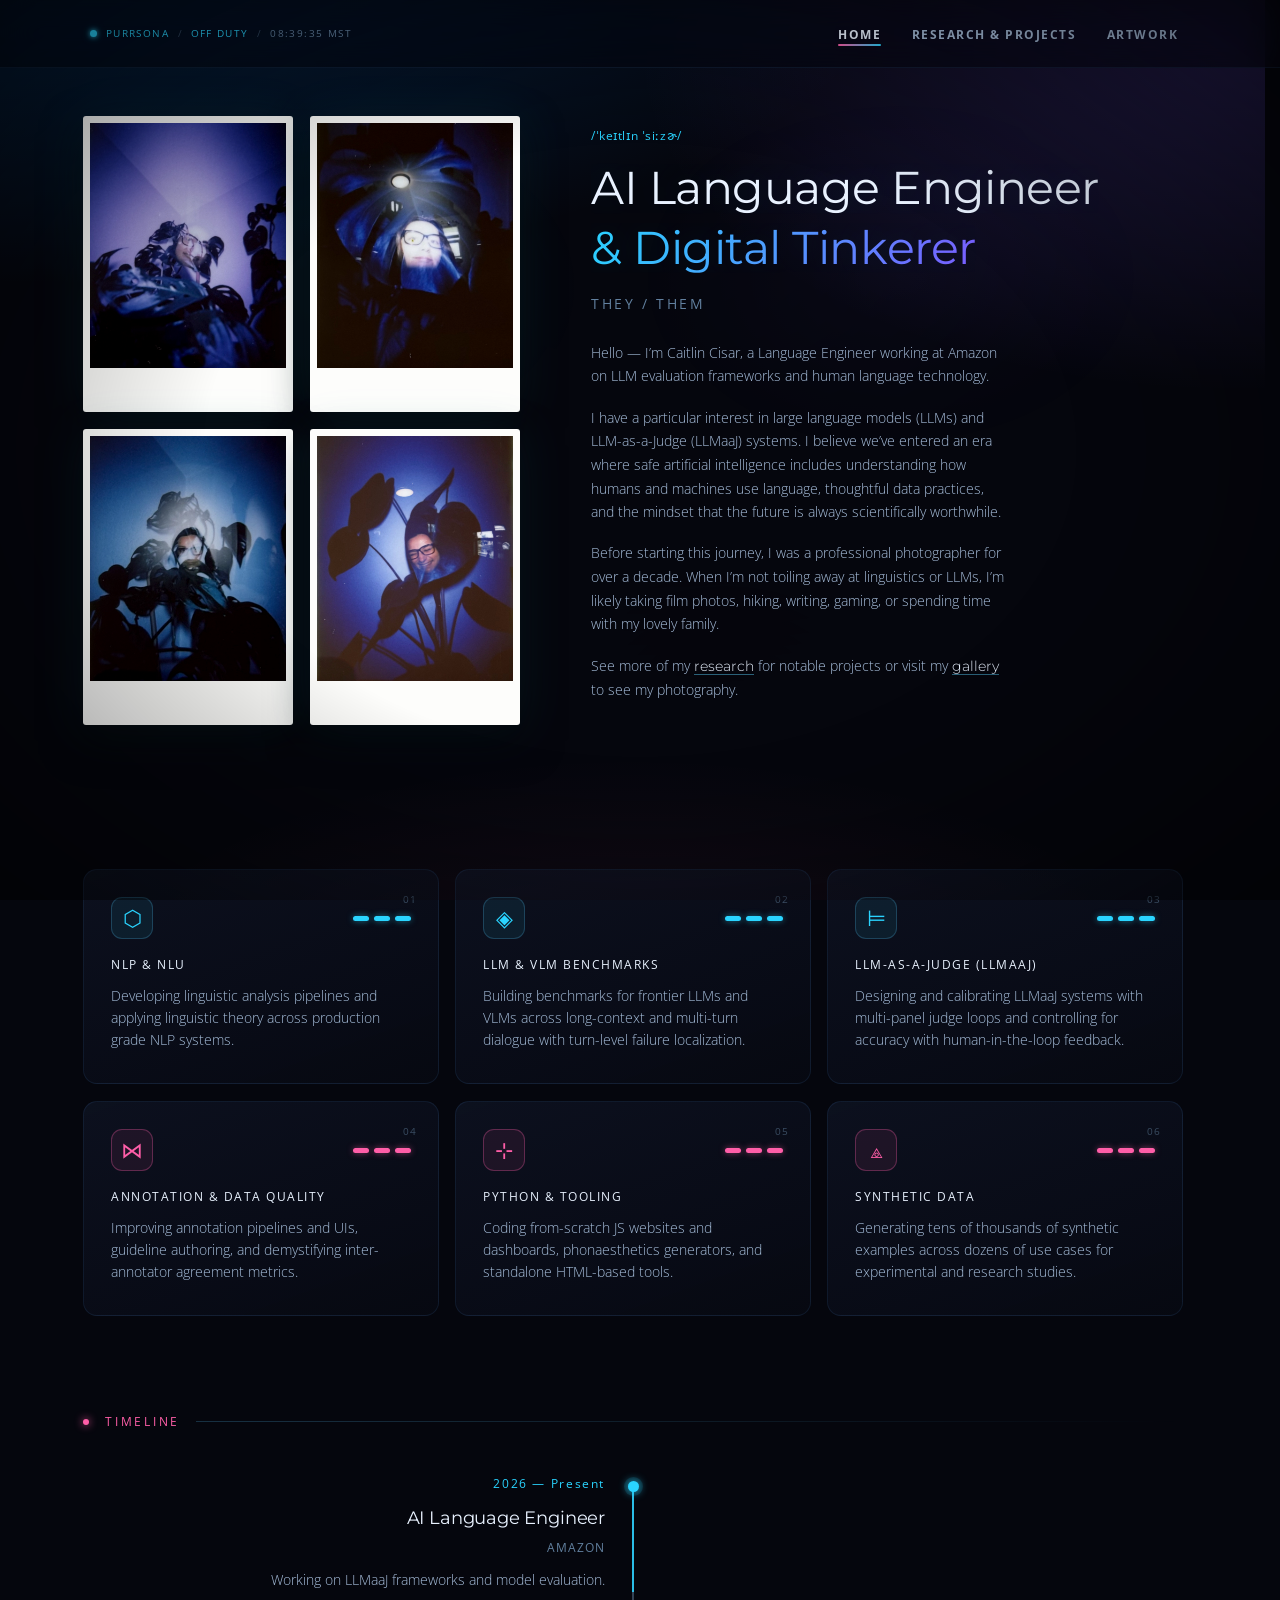
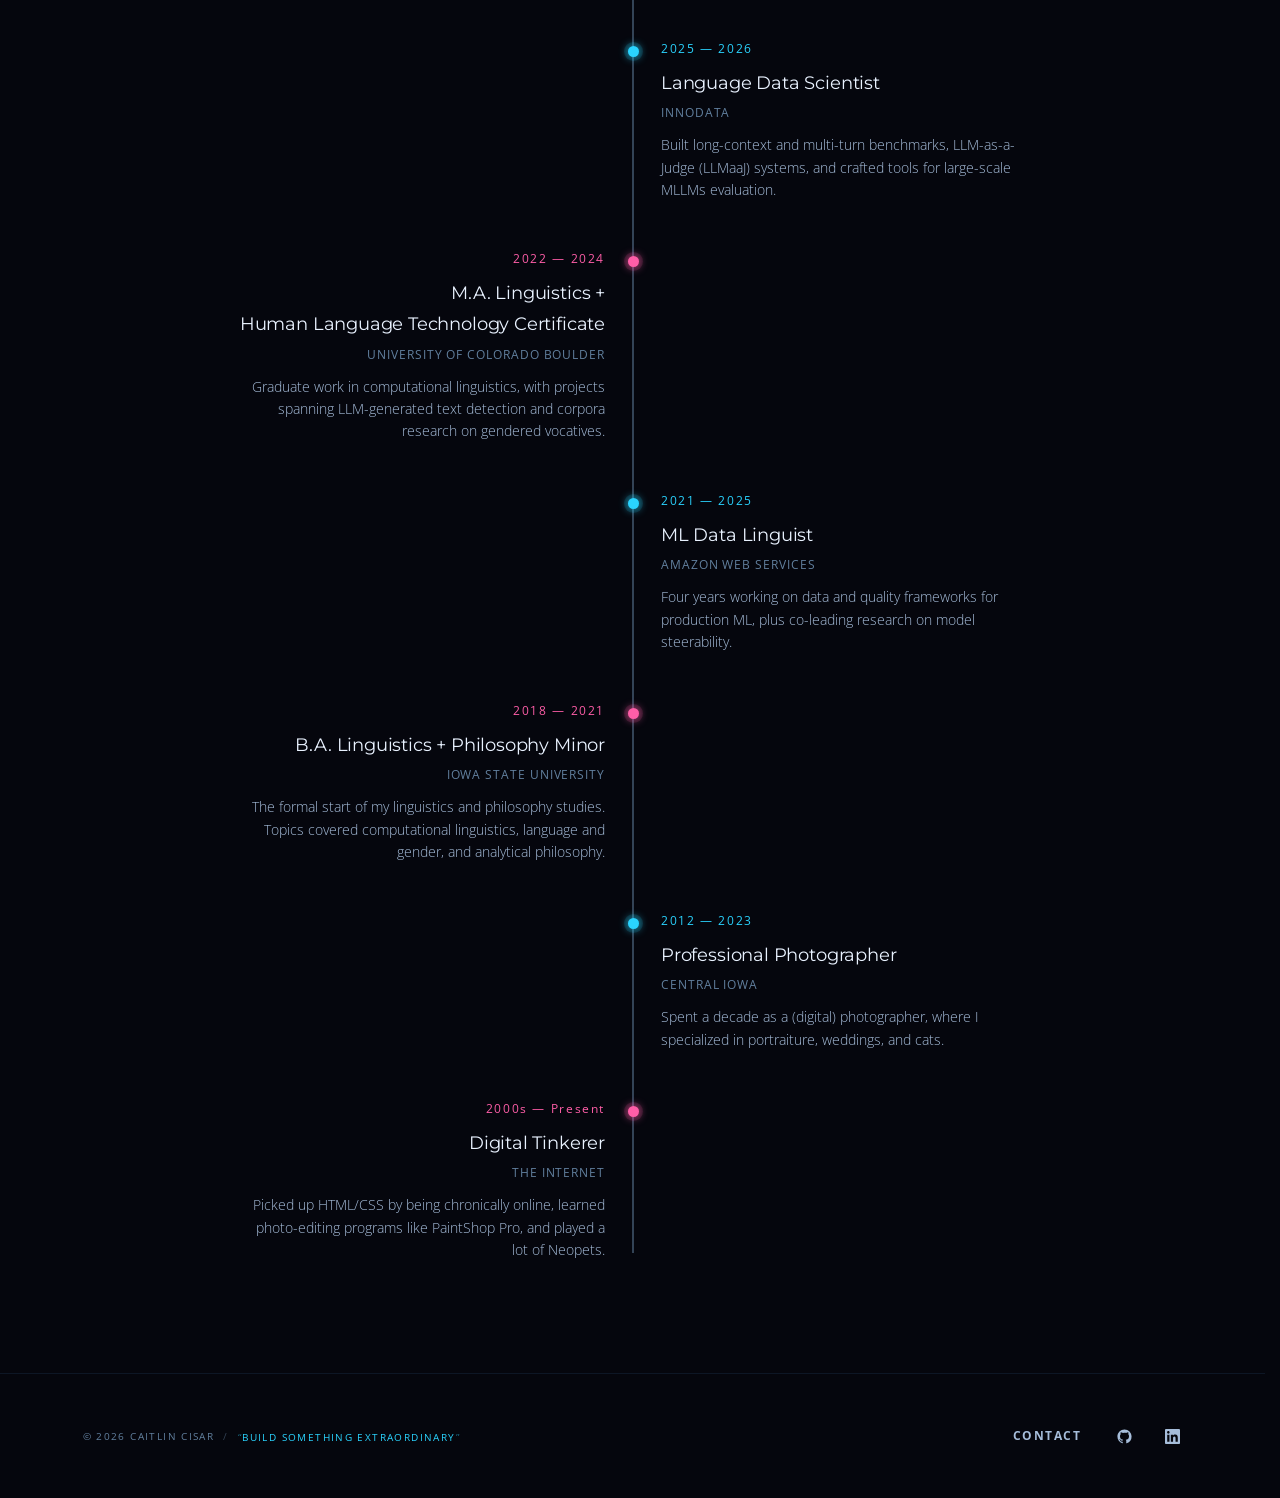
<file: index.html>
<!DOCTYPE html>
<html lang="en" data-theme="night">
<head>
  <meta charset="UTF-8" />
  <meta name="viewport" content="width=device-width, initial-scale=1.0" />
  <title>Caitlin Cisar — AI Language Engineer</title>
  <meta name="description" content="Caitlin Cisar is an AI language engineer and linguist working at the intersection of NLP, ML, and LLMs." />
  <meta name="author" content="Caitlin Cisar" />
  <meta name="theme-color" content="#060a14" />

  <!-- Social sharing (Open Graph + Twitter).
       Base URL is the live custom domain; update it here if the domain changes. -->
  <meta property="og:type" content="website" />
  <meta property="og:site_name" content="Caitlin Cisar" />
  <meta property="og:title" content="Caitlin Cisar — AI Language Engineer" />
  <meta property="og:description" content="Caitlin Cisar is an AI language engineer and linguist working at the intersection of NLP, ML, and LLMs." />
  <meta property="og:url" content="https://www.caitlincisar.com/" />
  <meta property="og:image" content="https://www.caitlincisar.com/images/polaroid-1.jpg" />
  <meta name="twitter:card" content="summary_large_image" />
  <meta name="twitter:title" content="Caitlin Cisar — AI Language Engineer" />
  <meta name="twitter:description" content="Caitlin Cisar is an AI language engineer and linguist working at the intersection of NLP, ML, and LLMs." />
  <meta name="twitter:image" content="https://www.caitlincisar.com/images/polaroid-1.jpg" />

  <!-- Person entity: ties the name to this site for search engines. -->
  <script type="application/ld+json">
  {
    "@context": "https://schema.org",
    "@type": "Person",
    "name": "Caitlin Cisar",
    "url": "https://www.caitlincisar.com/",
    "image": "https://www.caitlincisar.com/images/polaroid-1.jpg",
    "jobTitle": "AI Language Engineer",
    "description": "Caitlin Cisar is an AI language engineer and linguist working at the intersection of NLP, ML, and LLMs.",
    "sameAs": [
      "https://www.linkedin.com/in/caitlin-cisar-634465159/",
      "https://github.com/ccisar"
    ]
  }
  </script>

  <link rel="canonical" href="https://www.caitlincisar.com/" />
  <link rel="icon" href="favicon.png" type="image/png" />
  <link rel="stylesheet" href="style.css" />
  <noscript><style>[data-reveal]{opacity:1 !important;transform:none !important;}</style></noscript>
</head>
<body>

  <div class="night-grid" aria-hidden="true"></div>

  <main>
    <div class="container">

      <!-- Bio + Photo -->
      <div class="home-grid">
        <div class="home-photo" data-reveal>
          <div class="polaroid-grid">
            <figure class="polaroid"><img src="images/polaroid-1.jpg" alt="Caitlin Cisar" /></figure>
            <figure class="polaroid"><img src="images/polaroid-2.jpg" alt="Caitlin Cisar" /></figure>
            <figure class="polaroid"><img src="images/polaroid-3.jpg" alt="Caitlin Cisar" /></figure>
            <figure class="polaroid"><img src="images/polaroid-4.jpg" alt="Caitlin Cisar" /></figure>
          </div>
        </div>
        <div class="home-text" data-reveal style="--reveal-delay: 0.1s;">
          <span class="eyebrow">/ˈkeɪtlɪn ˈsiːzɚ/</span>
          <h1 class="hero-reveal">
            <span class="hr-row"><span class="hr-txt">AI Language Engineer</span><span class="hr-block hr-block-cyan"></span></span>
            <span class="hr-row"><span class="hr-txt hr-grad">&amp; Digital Tinkerer</span><span class="hr-block hr-block-pink"></span></span>
            <span class="pronoun">they / them</span>
          </h1>

          <p>
            Hello — I’m Caitlin Cisar, a Language Engineer working at Amazon on LLM evaluation frameworks and human language technology.
          </p>
          <p>
            I have a particular interest in large language models (LLMs) and LLM-as-a-Judge (LLMaaJ) systems. I believe we’ve entered an era where safe artificial intelligence includes understanding how humans and machines use language, thoughtful data practices, and the mindset that the future is always scientifically worthwhile.
          </p>
          <p>
            Before starting this journey, I was a professional photographer for over a decade. When I’m not toiling away at linguistics or LLMs, I’m likely taking film photos, hiking, writing, gaming, or spending time with my lovely family.
          </p>
          <p>
            See more of my <a href="research.html">research</a> for notable projects or visit my <a href="artwork.html">gallery</a> to see my photography.
          </p>
        </div>
      </div>

      <!-- Core Competencies -->
      <div class="skills-section">
        <p class="section-heading" data-reveal>Skillset</p>
        <div class="skills-grid">

          <div class="skill-card" data-num="01" data-reveal>
            <div class="skill-card-head">
              <span class="skill-card-icon">⬡</span>
              <span class="skill-prof" role="img" aria-label="Proficiency 3 of 3">
                <span class="prof-pip is-on"></span>
                <span class="prof-pip is-on"></span>
                <span class="prof-pip is-on"></span>
              </span>
            </div>
            <div class="skill-card-title">NLP &amp; NLU</div>
            <p class="skill-card-desc">
              Developing linguistic analysis pipelines and applying linguistic theory across production grade NLP systems.
            </p>
          </div>

          <div class="skill-card" data-num="02" data-reveal style="--reveal-delay: 0.06s;">
            <div class="skill-card-head">
              <span class="skill-card-icon">◈</span>
              <span class="skill-prof" role="img" aria-label="Proficiency 3 of 3">
                <span class="prof-pip is-on"></span>
                <span class="prof-pip is-on"></span>
                <span class="prof-pip is-on"></span>
              </span>
            </div>
            <div class="skill-card-title">LLM &amp; VLM Benchmarks</div>
            <p class="skill-card-desc">
              Building benchmarks for frontier LLMs and VLMs
              across long-context and multi-turn dialogue with turn-level failure localization.
            </p>
          </div>

          <div class="skill-card" data-num="03" data-reveal style="--reveal-delay: 0.12s;">
            <div class="skill-card-head">
              <span class="skill-card-icon">⊨</span>
              <span class="skill-prof" role="img" aria-label="Proficiency 3 of 3">
                <span class="prof-pip is-on"></span>
                <span class="prof-pip is-on"></span>
                <span class="prof-pip is-on"></span>
              </span>
            </div>
            <div class="skill-card-title">LLM-as-a-Judge (LLMaaJ)</div>
            <p class="skill-card-desc">
              Designing and calibrating LLMaaJ systems with multi-panel judge loops
              and controlling for accuracy with human-in-the-loop feedback.
            </p>
          </div>

          <div class="skill-card pink-accent" data-num="04" data-reveal style="--reveal-delay: 0.04s;">
            <div class="skill-card-head">
              <span class="skill-card-icon">⋈</span>
              <span class="skill-prof" role="img" aria-label="Proficiency 3 of 3">
                <span class="prof-pip is-on"></span>
                <span class="prof-pip is-on"></span>
                <span class="prof-pip is-on"></span>
              </span>
            </div>
            <div class="skill-card-title">Annotation &amp; Data Quality</div>
            <p class="skill-card-desc">
             Improving annotation pipelines and UIs, guideline authoring, and demystifying inter-annotator agreement metrics.
            </p>
          </div>

          <div class="skill-card pink-accent" data-num="05" data-reveal style="--reveal-delay: 0.1s;">
            <div class="skill-card-head">
              <span class="skill-card-icon">⊹</span>
              <span class="skill-prof" role="img" aria-label="Proficiency 3 of 3">
                <span class="prof-pip is-on"></span>
                <span class="prof-pip is-on"></span>
                <span class="prof-pip is-on"></span>
              </span>
            </div>
            <div class="skill-card-title">Python &amp; Tooling</div>
            <p class="skill-card-desc">
              Coding from-scratch JS websites and dashboards,
              phonaesthetics generators, and standalone HTML-based tools.
            </p>
          </div>

          <div class="skill-card pink-accent" data-num="06" data-reveal style="--reveal-delay: 0.16s;">
            <div class="skill-card-head">
              <span class="skill-card-icon">⟁</span>
              <span class="skill-prof" role="img" aria-label="Proficiency 3 of 3">
                <span class="prof-pip is-on"></span>
                <span class="prof-pip is-on"></span>
                <span class="prof-pip is-on"></span>
              </span>
            </div>
            <div class="skill-card-title">Synthetic Data</div>
            <p class="skill-card-desc">
              Generating tens of thousands of synthetic examples across dozens of use cases for experimental and research studies.
            </p>
          </div>

        </div>
      </div>

      <!-- Timeline -->
      <div class="timeline-section">
        <p class="section-heading" data-reveal>Timeline</p>
        <ol class="timeline">

          <li class="timeline-item" data-reveal>
            <span class="timeline-year">2026 — Present</span>
            <div class="timeline-role">AI Language Engineer</div>
            <div class="timeline-org">Amazon</div>
            <p class="timeline-desc">
              Working on LLMaaJ frameworks and model evaluation.
            </p>
          </li>

          <li class="timeline-item" data-reveal style="--reveal-delay: 0.06s;">
            <span class="timeline-year">2025 — 2026</span>
            <div class="timeline-role">Language Data Scientist</div>
            <div class="timeline-org">Innodata</div>
            <p class="timeline-desc">
              Built long-context and multi-turn benchmarks, LLM-as-a-Judge (LLMaaJ) systems, and crafted tools for large-scale MLLMs evaluation.
            </p>
          </li>

          <li class="timeline-item pink-accent" data-reveal style="--reveal-delay: 0.12s;">
            <span class="timeline-year">2022 — 2024</span>
            <div class="timeline-role">M.A. Linguistics + <br>Human Language Technology Certificate</div>
            <div class="timeline-org">University of Colorado Boulder</div>
            <p class="timeline-desc">
              Graduate work in computational linguistics, with projects spanning
              LLM-generated text detection and corpora research on gendered vocatives.
            </p>
          </li>
          <li class="timeline-item" data-reveal style="--reveal-delay: 0.18s;">
            <span class="timeline-year">2021 — 2025</span>
            <div class="timeline-role">ML Data Linguist</div>
            <div class="timeline-org">Amazon Web Services</div>
            <p class="timeline-desc">
              Four years working on data and quality frameworks for production ML,
              plus co-leading research on model steerability.
            </p>
          </li>
          <li class="timeline-item pink-accent" data-reveal style="--reveal-delay: 0.24s;">
            <span class="timeline-year">2018 — 2021</span>
            <div class="timeline-role">B.A. Linguistics + Philosophy Minor</div>
            <div class="timeline-org">Iowa State University</div>
            <p class="timeline-desc">
              The formal start of my linguistics and philosophy studies. Topics covered computational linguistics, language and gender, and analytical philosophy.
            </p>
          </li>
          <li class="timeline-item" data-reveal style="--reveal-delay: 0.30s;">
            <span class="timeline-year">2012 — 2023</span>
            <div class="timeline-role">Professional Photographer</div>
            <div class="timeline-org">Central Iowa</div>
            <p class="timeline-desc">
              Spent a decade as a (digital) photographer, where I specialized in portraiture, weddings,
              and cats.
            </p>
          </li>
          <li class="timeline-item pink-accent" data-reveal style="--reveal-delay: 0.36s;">
            <span class="timeline-year">2000s — Present</span>
            <div class="timeline-role">Digital Tinkerer</div>
            <div class="timeline-org">The Internet</div>
            <p class="timeline-desc">
              Picked up HTML/CSS by being chronically online, learned photo-editing programs like PaintShop Pro, and played a lot of Neopets.
            </p>
          </li>
        </ol>
      </div>

    </div><!-- /container -->
  </main>

  <script src="shell.js" defer></script>

</body>
</html>
</file>
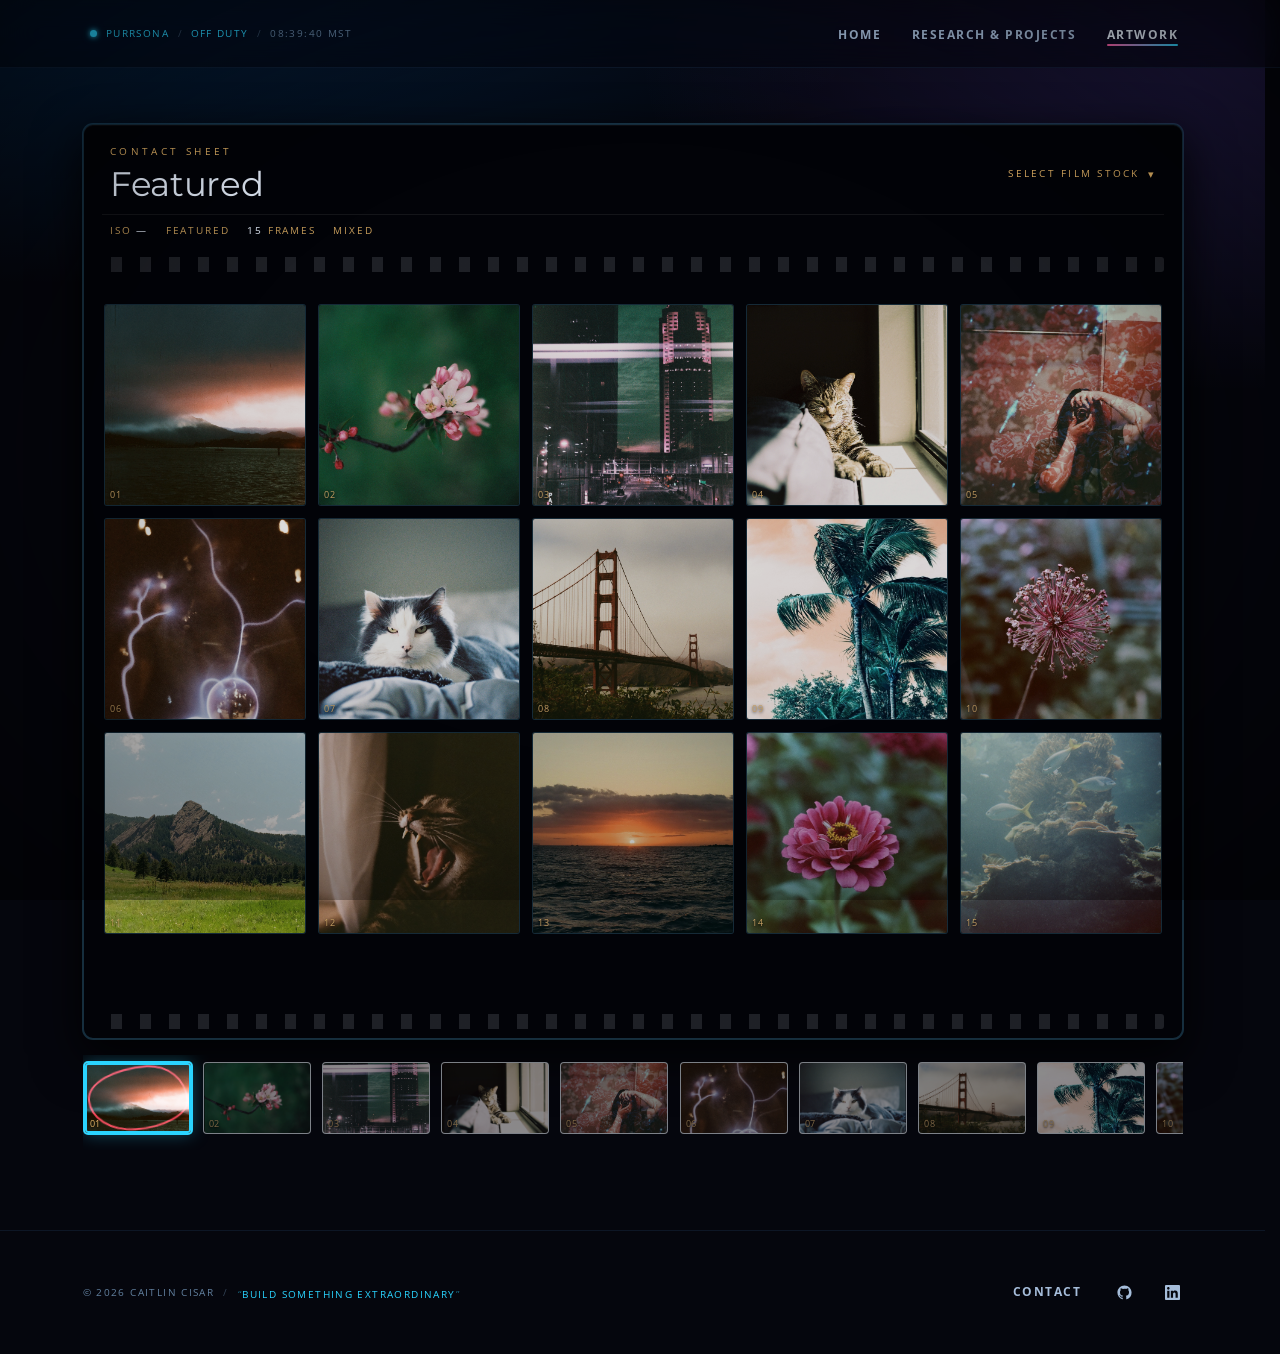
<file: artwork.html>
<!DOCTYPE html>
<html lang="en" data-theme="night">
<head>
  <meta charset="UTF-8" />
  <meta name="viewport" content="width=device-width, initial-scale=1.0" />
  <title>Artwork — Caitlin Cisar</title>
  <meta name="description" content="Film photography by Caitlin Cisar." />
  <meta name="author" content="Caitlin Cisar" />
  <meta name="theme-color" content="#060a14" />

  <!-- Social sharing. Base URL is the live custom domain; update it here if the domain changes. -->
  <meta property="og:type" content="website" />
  <meta property="og:site_name" content="Caitlin Cisar" />
  <meta property="og:title" content="Artwork — Caitlin Cisar" />
  <meta property="og:description" content="Film photography by Caitlin Cisar." />
  <meta property="og:url" content="https://www.caitlincisar.com/artwork.html" />
  <meta property="og:image" content="https://www.caitlincisar.com/images/Featured/featured-01.jpg" />
  <meta name="twitter:card" content="summary_large_image" />
  <meta name="twitter:title" content="Artwork — Caitlin Cisar" />
  <meta name="twitter:description" content="Film photography by Caitlin Cisar." />
  <meta name="twitter:image" content="https://www.caitlincisar.com/images/Featured/featured-01.jpg" />

  <link rel="canonical" href="https://www.caitlincisar.com/artwork.html" />
  <link rel="icon" href="favicon.png" type="image/png" />
  <link rel="stylesheet" href="style.css" />
  <noscript><style>[data-reveal]{opacity:1 !important;transform:none !important;}</style></noscript>
</head>
<body>

  <div class="night-grid" aria-hidden="true"></div>

  <main>
    <div class="container">

      <!-- Contact sheet: film-stock selector + cinematic frame + filmstrip -->
      <section class="contact-sheet" id="contactSheet" data-reveal>
        <div class="filmframe">

          <div class="cs-head">
            <div class="cs-bar">
              <div class="cs-title">
                <span class="cs-kicker">Contact Sheet</span>
                <h2 class="cs-roll" id="csRoll">—</h2>
              </div>
              <div class="cs-stocks" id="stockMenu">
                <button class="cs-stocks-trigger" id="stockTrigger" type="button"
                        aria-haspopup="listbox" aria-expanded="false" aria-controls="stockOptions">
                  Select Film Stock <span class="cs-caret" aria-hidden="true">▾</span>
                </button>
                <ul class="cs-stocks-options" id="stockOptions" role="listbox" aria-label="Film stock" hidden></ul>
              </div>
            </div>

            <div class="cs-meta" id="csMeta"></div>
          </div>

          <div class="sprockets" aria-hidden="true"></div>
          <div class="rebate-print" id="rebate" aria-hidden="true"></div>

          <!-- Fixed-height content shell so grid ⇄ single never resizes -->
          <div class="cs-content">

          <!-- Contact-sheet grid view (all frames) -->
          <div class="contact-grid" id="contactGrid" role="list" aria-label="Contact sheet — all frames"></div>

          <!-- Single-frame cinematic viewer -->
          <div class="gallery-stage" id="stage" role="group" aria-label="Featured photograph">
            <img id="frameA" class="show" alt="" />
            <img id="frameB" alt="" />

            <button class="gallery-back" id="backBtn" type="button" aria-label="Back to contact sheet">⊞ Contact sheet</button>
            <button class="gallery-expand" id="expandBtn" type="button" aria-label="View full size">Expand ⤢</button>

            <button class="gallery-nav prev" id="prevBtn" type="button" aria-label="Previous photo">‹</button>
            <button class="gallery-nav next" id="nextBtn" type="button" aria-label="Next photo">›</button>

            <div class="gallery-hud">
              <span class="gallery-frame-no" id="frameNo"></span>
            </div>

            <div class="shutter" id="shutter" aria-hidden="true"></div>
          </div>

          </div><!-- /.cs-content -->

          <div class="sprockets" aria-hidden="true"></div>
        </div>

        <div class="filmstrip" id="filmstrip" role="tablist" aria-label="Photo thumbnails"></div>
      </section>

    </div>
  </main>

  <div class="lightbox" id="lightbox" role="dialog" aria-modal="true" aria-label="Photo viewer">
    <div class="lightbox-inner">
      <button class="lightbox-close" id="lightboxClose">Close ✕</button>
      <img id="lightboxImg" alt="" />
    </div>
  </div>

  <script>
  // ── CONTACT SHEET / CINEMATIC GALLERY ─────────────────────────────
  (function() {

    // ── COLLECTIONS ──────────────────────────────────────────────────
    // Each entry is one collection in the dropdown, either a themed set ("Lady
    // Grey") or a real film stock ("Kodak Gold"). They work the same way:
    //   folder : a subfolder under images/ where that set's scans live
    //   frames : the photo filenames in that folder (no captions needed)
    // Entries with an empty `frames` array are auto-hidden, so you can
    // pre-stub a collection and fill it in later. The dropdown sorts them
    // alphabetically, and every roll deals its contact sheet in a fresh
    // random order on each visit. Cosmetic fields: `grease` is the "select"
    // circle on the active frame, and `iso`/`code`/`format` print in the
    // meta + rebate row (use friendly values for non-film sets).
    //
    // Scans are named uniformly by tools/rename-images.sh as
    // <slug>-NN.<ext>, so `frames` is just seq(slug, count): e.g.
    // seq('kodak-gold', 20) -> kodak-gold-01.jpg … kodak-gold-20.jpg.
    // Pass a third arg for a non-jpg extension, or spread two calls when a
    // roll mixes formats.
    const seq = (slug, count, ext = 'jpg') =>
      Array.from({ length: count }, (_, i) =>
        `${slug}-${String(i + 1).padStart(2, '0')}.${ext}`);

    const STOCKS = [

      // ── THEMED COLLECTIONS ───────────────────────────────────────────
      {
        // A curated mix. Copy favorites from any roll into images/Featured.
        name: 'Featured', iso: '—', code: 'FEATURED', format: 'mixed',
        grease: '#ff3b5c', folder: 'images/Featured',
        frames: seq('featured', 15),
      },
      {
        name: 'Black & White', iso: '—', code: 'B&W', format: '35mm',
        grease: '#ff3b5c', folder: 'images/Black & White',
        frames: seq('black-white', 14),
      },
      {
        name: 'Multiple Exposures', iso: '—', code: 'MULTI EXP', format: '35mm',
        grease: '#ffd23b', folder: 'images/Multiple Exposures',
        frames: seq('multiple-exposures', 7),
      },

      // ── FILM STOCKS ──────────────────────────────────────────────────
      {
        name: 'Kodak Gold', iso: 200, code: 'GA 135', format: '35mm',
        grease: '#ff3b5c', folder: 'images/Kodak Gold',
        frames: seq('kodak-gold', 15),
      },
      {
        name: 'Kodak Portra', iso: 400, code: 'PR 135', format: '35mm',
        grease: '#ff3b5c', folder: 'images/Kodak Portra',
        frames: seq('kodak-portra', 15),
      },
      {
        name: 'LomoChrome', iso: '—', code: 'LOMO', format: '35mm',
        grease: '#ffd23b', folder: 'images/LomoChrome',
        frames: seq('lomochrome', 7),
      },

      // ── ADD YOUR OTHER ROLLS BELOW ───────────────────────────────────
      // 1. Make a folder under images/ (the `folder` value).
      // 2. Drop your scans in it.
      // 3. Add the filenames to `frames`.
      // The roll then appears in the dropdown automatically.
      {
        name: 'CineStill 800T', iso: 800, code: '800T', format: '35mm',
        grease: '#ff3b5c', folder: 'images/CineStill',
        frames: [],
      },
      {
        name: 'Ilford HP5', iso: 400, code: 'HP5+', format: '35mm',
        grease: '#ff3b5c', folder: 'images/Ilford HP5',
        frames: [],
      },
    ];

    const SHUFFLE = { name: 'Shuffle All', iso: '—', code: 'MIX', format: '35mm', grease: '#ff3b5c' };

    // ── refs ──
    const stripEl   = document.getElementById('filmstrip');
    const frameNoEl = document.getElementById('frameNo');
    const layerA    = document.getElementById('frameA');
    const layerB    = document.getElementById('frameB');
    const prevBtn   = document.getElementById('prevBtn');
    const nextBtn   = document.getElementById('nextBtn');
    const expandBtn = document.getElementById('expandBtn');
    const backBtn   = document.getElementById('backBtn');
    const menuEl    = document.getElementById('stockMenu');
    const triggerEl = document.getElementById('stockTrigger');
    const optionsEl = document.getElementById('stockOptions');
    const sheetEl   = document.getElementById('contactSheet');
    const rollEl    = document.getElementById('csRoll');
    const metaEl    = document.getElementById('csMeta');
    const rebateEl  = document.getElementById('rebate');
    const gridEl    = document.getElementById('contactGrid');
    const shutterEl = document.getElementById('shutter');

    const reduceMotion = window.matchMedia('(prefers-reduced-motion: reduce)').matches;

    const pad = n => String(n).padStart(2, '0');

    let activeLayer = layerA;
    let activeStock = null;
    let frames  = [];
    let total   = 0;
    let current = 0;
    let thumbs  = [];

    // only rolls that actually have photos. Featured pinned first (it's the
    // landing set for the page), the rest listed alphabetically
    const available = STOCKS.filter(s => s.frames && s.frames.length)
      .sort((a, b) => {
        if (a.name === 'Featured') return -1;
        if (b.name === 'Featured') return 1;
        return a.name.localeCompare(b.name);
      });

    const srcFor = (stock, file) => stock.folder.replace(/\/+$/, '') + '/' + file;
    const expand = stock => stock.frames.map(file => ({ src: srcFor(stock, file), stock }));
    function shuffle(arr) {
      for (let i = arr.length - 1; i > 0; i--) {
        const j = Math.floor(Math.random() * (i + 1));
        [arr[i], arr[j]] = [arr[j], arr[i]];
      }
      return arr;
    }

    // ── populate film-stock dropdown ──
    const stockOpts = [];
    function addStockOption(value, label) {
      const li = document.createElement('li');
      li.className = 'cs-stock-opt';
      li.dataset.value = value;
      li.textContent = label;
      li.setAttribute('role', 'option');
      li.setAttribute('aria-selected', 'false');
      li.addEventListener('click', () => { loadStock(value); closeMenu(); });
      optionsEl.appendChild(li);
      stockOpts.push(li);
    }
    available.forEach((s, i) => addStockOption(String(i), s.name));
    if (available.length > 1) addStockOption('shuffle', '⤮ ' + SHUFFLE.name);

    function setActiveTab(value) {
      stockOpts.forEach(o =>
        o.setAttribute('aria-selected', o.dataset.value === value ? 'true' : 'false'));
    }

    // ── dropdown open/close ──
    function openMenu()  { optionsEl.hidden = false; menuEl.classList.add('open');  triggerEl.setAttribute('aria-expanded', 'true'); }
    function closeMenu() { optionsEl.hidden = true;  menuEl.classList.remove('open'); triggerEl.setAttribute('aria-expanded', 'false'); }
    triggerEl.addEventListener('click', () => { optionsEl.hidden ? openMenu() : closeMenu(); });
    document.addEventListener('click', e => { if (!menuEl.contains(e.target)) closeMenu(); });
    document.addEventListener('keydown', e => { if (e.key === 'Escape') closeMenu(); });

    function loadStock(value) {
      setActiveTab(value);
      if (value === 'shuffle') {
        let all = [];
        available
          .filter(s => !s.shuffleExclude)
          .forEach(s => { all = all.concat(expand(s)); });
        frames = shuffle(all);
        activeStock = SHUFFLE;
      } else {
        const s = available[+value] || available[0];
        frames = shuffle(expand(s));   // each roll deals in a fresh order
        activeStock = s;
      }
      total = frames.length;
      applyChrome();
      buildThumbs();
      buildGrid();
      current = 0;
      show(0, true);
      enterGrid();          // every roll opens to its contact sheet
    }

    function applyChrome() {
      sheetEl.style.setProperty('--grease', activeStock.grease || '#ff3b5c');
      rollEl.textContent = activeStock.name;
      metaEl.innerHTML =
        '<span>ISO <b>' + activeStock.iso + '</b></span>' +
        '<span>' + activeStock.code + '</span>' +
        '<span><b>' + total + '</b> frames</span>' +
        '<span>' + activeStock.format + '</span>';
    }

    function buildThumbs() {
      stripEl.innerHTML = '';
      thumbs = frames.map((f, i) => {
        const t = document.createElement('button');
        t.type = 'button';
        t.className = 'filmstrip-thumb';
        t.setAttribute('role', 'tab');
        t.setAttribute('aria-label', 'Frame ' + (i + 1));
        const img = document.createElement('img');
        img.src = f.src; img.alt = 'Frame ' + (i + 1); img.loading = 'lazy';
        const no = document.createElement('span');
        no.className = 'fs-no'; no.textContent = pad(i + 1);
        const mark = document.createElement('span');
        mark.className = 'fs-mark'; mark.setAttribute('aria-hidden', 'true');
        t.append(img, no, mark);
        t.addEventListener('click', () => enterSingle(i));
        stripEl.appendChild(t);
        return t;
      });
    }

    // Build the contact-sheet grid (all frames at once)
    function buildGrid() {
      gridEl.innerHTML = '';
      frames.forEach((f, i) => {
        const cell = document.createElement('button');
        cell.type = 'button';
        cell.className = 'cg-cell';
        cell.setAttribute('role', 'listitem');
        cell.setAttribute('aria-label', 'Open frame ' + (i + 1));
        const img = document.createElement('img');
        img.src = f.src; img.alt = 'Frame ' + (i + 1); img.loading = 'lazy';
        const no = document.createElement('span');
        no.className = 'cg-no'; no.textContent = pad(i + 1);
        const mark = document.createElement('span');
        mark.className = 'cg-mark'; mark.setAttribute('aria-hidden', 'true');
        cell.append(img, no, mark);
        cell.addEventListener('click', () => enterSingle(i));
        gridEl.appendChild(cell);
      });
    }

    // ── View switching: contact sheet ⇄ single frame ──
    function enterGrid() {
      sheetEl.classList.add('mode-grid');
      sheetEl.classList.remove('mode-single');
    }
    function enterSingle(i) {
      sheetEl.classList.add('mode-single');
      sheetEl.classList.remove('mode-grid');
      navigate(i, true);
    }

    // ── Camera shutter: blink the frame closed, swap, reopen ──
    let shutterTimer = null;
    function fireShutter(midCb) {
      if (reduceMotion) { if (midCb) midCb(); return; }
      shutterEl.classList.remove('firing');
      void shutterEl.offsetWidth;              // restart the animation
      shutterEl.classList.add('firing');
      setTimeout(() => { if (midCb) midCb(); }, 130);   // swap while closed
      clearTimeout(shutterTimer);
      shutterTimer = setTimeout(() => shutterEl.classList.remove('firing'), 360);
    }
    // Navigate with the shutter effect; `force` reshoots even if same index
    function navigate(i, force) {
      i = (i + total) % total;
      if (!force && i === current) return;
      fireShutter(() => show(i));
    }

    // Kodak-style edge printing: roll code + frame ticks around current
    function rebate() {
      let ticks = '';
      for (let d = -2; d <= 2; d++) {
        const i = current + d;
        if (i < 0 || i >= total) continue;
        const n = pad(i + 1);
        ticks += (i === current)
          ? '<span class="rb-cur">&#10098;' + n + '&#10099;</span> '
          : '<span class="rb-mark">&#9656;' + n + '</span> ';
      }
      rebateEl.innerHTML =
        '<span class="rb-roll">' + activeStock.code + '</span> ' + ticks +
        '<span class="rb-mark">&#8614;&#8614;</span>';
    }

    function show(i, skipScroll) {
      if (!total) return;
      i = (i + total) % total;
      current = i;
      const f = frames[i];

      const incoming = (activeLayer === layerA) ? layerB : layerA;
      const outgoing = activeLayer;
      // idempotent swap: capture `outgoing` so a cached image firing both
      // the .complete branch and onload can't hide the layer it just showed
      const reveal = () => {
        incoming.classList.add('show');
        if (outgoing !== incoming) outgoing.classList.remove('show');
        activeLayer = incoming;
      };
      incoming.onload = reveal;
      incoming.onerror = reveal;
      incoming.alt = 'Frame ' + pad(i + 1);
      incoming.src = f.src;
      if (incoming.complete) reveal();

      frameNoEl.innerHTML = '<b>' + pad(i + 1) + '</b> / ' + pad(total);
      rebate();

      thumbs.forEach((t, ti) => t.classList.toggle('active', ti === i));
      if (!skipScroll && thumbs[i]) {
        thumbs[i].scrollIntoView({ behavior: 'smooth', inline: 'center', block: 'nearest' });
      }
    }

    prevBtn.addEventListener('click', () => navigate(current - 1));
    nextBtn.addEventListener('click', () => navigate(current + 1));
    backBtn.addEventListener('click', enterGrid);

    // ── Lightbox ──
    const lightbox    = document.getElementById('lightbox');
    const lightboxImg = document.getElementById('lightboxImg');
    const closeBtn    = document.getElementById('lightboxClose');

    function openLightbox() {
      if (!total) return;
      lightboxImg.src = frames[current].src;
      lightboxImg.alt = 'Frame ' + pad(current + 1);
      lightbox.classList.add('active');
      document.body.style.overflow = 'hidden';
    }
    function closeLightbox() {
      lightbox.classList.remove('active');
      lightboxImg.src = '';
      document.body.style.overflow = '';
    }
    expandBtn.addEventListener('click', openLightbox);
    document.getElementById('stage').addEventListener('click', e => {
      // ignore clicks on the controls
      if (e.target.closest('button')) return;
      openLightbox();
    });
    closeBtn.addEventListener('click', closeLightbox);
    lightbox.addEventListener('click', e => { if (e.target === lightbox) closeLightbox(); });

    // ── Keyboard ──
    document.addEventListener('keydown', e => {
      if (lightbox.classList.contains('active')) {
        if (e.key === 'Escape') closeLightbox();
        if (e.key === 'ArrowLeft')  { show(current - 1); lightboxImg.src = frames[current].src; }
        if (e.key === 'ArrowRight') { show(current + 1); lightboxImg.src = frames[current].src; }
        return;
      }
      // Arrows + Escape only act in the single-frame view
      if (!sheetEl.classList.contains('mode-single')) return;
      if (e.key === 'ArrowLeft')  navigate(current - 1);
      if (e.key === 'ArrowRight') navigate(current + 1);
      if (e.key === 'Escape')     enterGrid();
    });

    // ── Init ── open on Featured if present, else the first roll
    if (available.length) {
      const startIdx = available.findIndex(s => s.name === 'Featured');
      loadStock(String(startIdx >= 0 ? startIdx : 0));
    } else {
      rollEl.textContent = 'No rolls yet';
    }
  })();
  </script>

  <script src="shell.js" defer></script>

</body>
</html>
</file>
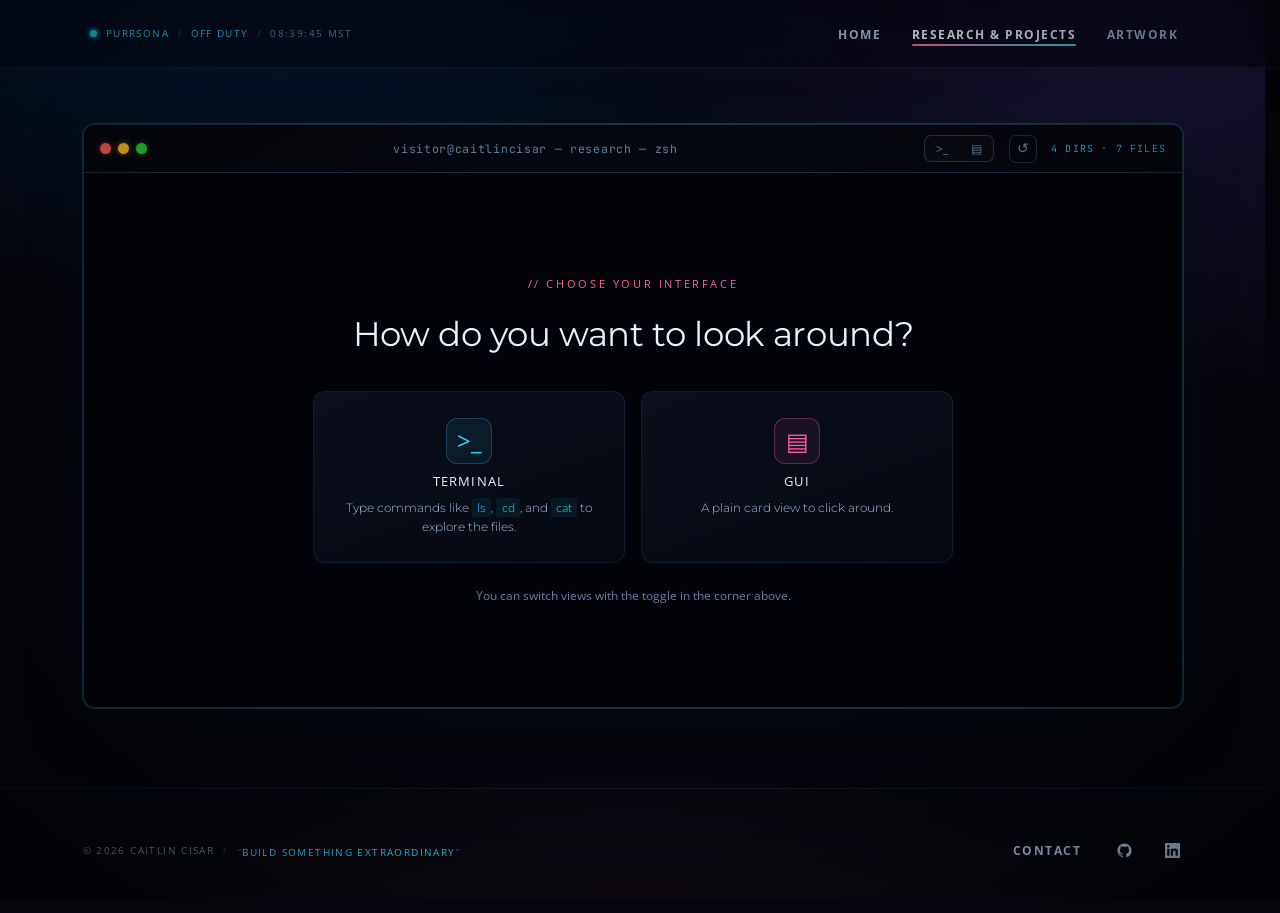
<file: research.html>
<!DOCTYPE html>
<html lang="en" data-theme="night">
<head>
  <meta charset="UTF-8" />
  <meta name="viewport" content="width=device-width, initial-scale=1.0" />
  <title>Research — Caitlin Cisar</title>
  <meta name="description" content="Research and projects by Caitlin Cisar — linguistics, NLP, LLMs, and data science." />
  <meta name="author" content="Caitlin Cisar" />
  <meta name="theme-color" content="#060a14" />

  <!-- Social sharing. Base URL is the live custom domain -->
  <meta property="og:type" content="website" />
  <meta property="og:site_name" content="Caitlin Cisar" />
  <meta property="og:title" content="Research &amp; Projects — Caitlin Cisar" />
  <meta property="og:description" content="Research and projects by Caitlin Cisar — linguistics, NLP, LLMs, and data science." />
  <meta property="og:url" content="https://www.caitlincisar.com/research.html" />
  <meta property="og:image" content="https://www.caitlincisar.com/images/polaroid-1.jpg" />
  <meta name="twitter:card" content="summary_large_image" />
  <meta name="twitter:title" content="Research &amp; Projects — Caitlin Cisar" />
  <meta name="twitter:description" content="Research and projects by Caitlin Cisar — linguistics, NLP, LLMs, and data science." />
  <meta name="twitter:image" content="https://www.caitlincisar.com/images/polaroid-1.jpg" />

  <link rel="canonical" href="https://www.caitlincisar.com/research.html" />
  <link rel="icon" href="favicon.png" type="image/png" />
  <link rel="stylesheet" href="style.css" />
  <noscript><style>[data-reveal]{opacity:1 !important;transform:none !important;}</style></noscript>
</head>
<body>

  <div class="night-grid" aria-hidden="true"></div>
  <main>
    <div class="container">

      <section class="terminal" data-reveal aria-label="Interactive research terminal">
        <div class="term-bar">
          <span class="term-dots" aria-hidden="true">
            <i class="td td-r"></i><i class="td td-y"></i><i class="td td-g"></i>
          </span>
          <span class="term-title">visitor@caitlincisar — research — zsh</span>
          <div class="view-toggle" id="viewToggle" role="group" aria-label="Switch view">
            <button type="button" class="vt-btn" data-view="terminal" title="Terminal view" aria-label="Terminal view">&gt;_</button>
            <button type="button" class="vt-btn" data-view="gui" title="Browse view" aria-label="Browse view">▤</button>
          </div>
          <button type="button" class="vt-reset" id="viewReset" title="Back to the chooser" aria-label="Back to the view chooser">↺</button>
          <span class="term-meta" id="termMeta">4 dirs · 7 files</span>
        </div>

        <!-- First-visit chooser: remembers the pick, but the toggle above can always switch it later -->
        <div class="view-chooser" id="viewChooser" hidden>
          <div class="vc-inner">
            <p class="vc-eyebrow">// choose your interface</p>
            <h2 class="vc-title">How do you want to look around?</h2>
            <div class="vc-options">
              <button type="button" class="vc-opt" data-choose="terminal">
                <span class="vc-opt-icon" aria-hidden="true">&gt;_</span>
                <span class="vc-opt-label">Terminal</span>
                <span class="vc-opt-desc">Type commands like <code>ls</code>, <code>cd</code>, and <code>cat</code> to explore the files.</span>
              </button>
              <button type="button" class="vc-opt" data-choose="gui">
                <span class="vc-opt-icon" aria-hidden="true">▤</span>
                <span class="vc-opt-label">GUI</span>
                <span class="vc-opt-desc">A plain card view to click around. </span>
              </button>
            </div>
            <p class="vc-hint">You can switch views with the toggle in the corner above.</p>
          </div>
        </div>

        <div class="term-screen" id="termScreen" hidden>
          <div class="term-output" id="termOutput" role="log" aria-live="polite"></div>

          <form class="term-form" id="termForm" autocomplete="off" novalidate>
            <label class="term-inputline" for="termInput" id="termInputLine">
              <span class="term-prompt" aria-hidden="true"><span class="tp-user">visitor</span>@<span class="tp-host">caitlincisar</span><span class="tp-path">:~$</span></span>
              <span class="term-typed" id="termTyped"></span><span class="term-cursor" id="termCursor" aria-hidden="true"></span>
              <input id="termInput" class="term-input" type="text" enterkeyhint="go" autocomplete="off" autocapitalize="off" autocorrect="off" spellcheck="false" aria-label="Terminal command input" />
            </label>
          </form>
        </div>

        <div class="proj-browse" id="projBrowse" hidden></div>
      </section>

      <!-- Plain-text fallback for JS-off / crawlers -->
      <noscript>
        <div class="proj-browse-noscript">
          <h2>Research</h2>
          <ul>
            <li><strong>LCCI: Long Context &amp; Complex Interaction Benchmark</strong> — <a href="https://innodata.com/long-context-llm-benchmark/">Read on Innodata</a></li>
            <li><strong>PILOT: Steering Synthetic Data Generation with Psychological &amp; Linguistic Output Targeting</strong> — <a href="https://arxiv.org/abs/2509.15447">Read on arXiv</a></li>
          </ul>
          <h2>Personal</h2>
          <ul>
            <li><strong>Purrsona Generator</strong> — <a href="https://ccisar.github.io/purrsona-generator/">Visit project</a></li>
          </ul>
          <h2>Photography</h2>
          <ul>
            <li><strong>Featured: Film in the Florida Keys</strong> — <a href="https://shootitwithfilm.com/film-in-the-florida-keys-by-caitlin-cisar/">Read on Shoot It With Film</a></li>
          </ul>
          <h2>Upcoming</h2>
          <ul>
            <li>Classify Me If You Can (in progress)</li>
            <li>digi.arcade (in progress)</li>
            <li>LIWC-I-Am-Your-Agent (in progress)</li>
          </ul>
        </div>
      </noscript>

      <div class="modal-overlay" id="modal-project" hidden>
        <div class="modal-panel modal-panel-wide" role="dialog" aria-modal="true" aria-labelledby="projectModalTitle">
          <div class="modal-bar">
            <span class="modal-bar-code" id="projectModalCode">LCARS &middot; PROJ</span>
            <h2 class="modal-title" id="projectModalTitle">Project</h2>
            <button type="button" class="modal-close" data-close aria-label="Close">&times;</button>
          </div>
          <div class="modal-body" id="projectModalBody"></div>
        </div>
      </div>

    </div>
  </main>

  <script>
  // ── RESEARCH TERMINAL ────────────────────────────────────────────
  (function() {
    const screen  = document.getElementById('termScreen');
    const output  = document.getElementById('termOutput');
    const input   = document.getElementById('termInput');
    const typed   = document.getElementById('termTyped');
    const line    = document.getElementById('termInputLine');
    const form    = document.getElementById('termForm');
    if (!screen || !input) return;

    // ── Visitor handle (set via the Purrsona widget) ───────────────
    let USER = (() => {
      try { return localStorage.getItem('purrsona-user') || 'visitor'; }
      catch (e) { return 'visitor'; }
    })();

    // ── Current directory (one level deep: root, or a category dir) ─
    let cwd = null;

    function promptPathText() { return cwd ? ':~/' + cwd + '$' : ':~$'; }

    function updatePromptLine() {
      const u = line.querySelector('.tp-user');
      if (u) u.textContent = USER;
      const p = line.querySelector('.tp-path');
      if (p) p.textContent = promptPathText();
      const title = document.querySelector('.term-title');
      if (title) title.textContent = USER + '@caitlincisar — research — zsh';
    }
    window.addEventListener('purrsona-user-set', (e) => {
      USER = (e.detail && e.detail.slug) || 'visitor';
      updatePromptLine();
    });

    // ── Category "directories" ──────────────────────────────────────
    const CATEGORIES = [
      { dir: 'research',     chip: 'Research' },
      { dir: 'personal',     chip: 'Personal' },
      { dir: 'photography',  chip: 'Photography' },
      { dir: 'upcoming',     chip: 'Upcoming' }
    ];

    // ── Project "files" ────────────────────────────────────────────
    const PROJECTS = [
      {
        file: 'lcci.md',
        dir: 'research',
        title: 'LCCI: Long Context & Complex Interaction Benchmark',
        body: [
          'What’s In A Benchmark? Rethinking "Thinking" in Long Context Conversations. When a frontier model fails in the real world, it rarely fails on a single-turn prompt with a well-defined intent. It fails midway through a long conversation, forgetting an instruction from three turns ago, or answering from memory when the document is right there. Innodata’s Long Context & Complex Interaction (LCCI) Benchmark is a structured evaluation dataset built to surface those specific failure modes, containing hundreds of hand-authored multi-turn conversations, multi-modal attachments, and a multi-judge panel grading every response against a rubric written for that exact case. Preliminary results on three frontier models show thinking-token spend is the strongest negative predictor of whether a conversation passes, and a signal pointing to task difficulty, rather than capability.'
        ],
        tags: ['LLM Evaluation', 'Benchmarking', 'Long Context', 'Multimodal', 'Multi-Turn Dialogue', 'NLP'],
        link: { label: 'Read on Innodata', url: 'https://innodata.com/long-context-llm-benchmark/' },
        status: 'published'
      },
      {
        file: 'pilot.md',
        dir: 'research',
        title: 'PILOT: Steering Synthetic Data Generation with Psychological & Linguistic Output Targeting',
        body: [
          'Generative AI applications commonly use natural language personas to steer synthetic data generation, but this forces models to make unintended inferences about which attributes to emphasize, limiting precise control. PILOT (Psychological and Linguistic Output Targeting) is a two-phase framework that addresses this by translating natural language persona descriptions into structured psycholinguistic profiles, then using those profiles to guide LLM generation along measurable axes of variation.',
          'Evaluated across three state-of-the-art LLMs (Mistral Large 2, DeepSeek-R1, LLaMA 3.3 70B) using 25 synthetic personas under three conditions (Natural-language Persona Steering (NPS), Schema-Based Steering (SBS), and Hybrid Persona-Schema Steering (HPS)), results show schema-based approaches significantly reduce artificial-sounding repetition while improving coherence: silhouette scores rose from 0.098 to 0.237 and topic purity from 0.773 to 0.957. HPS balances the trade-offs between lexical diversity and structural consistency, and expert linguistic evaluation confirms high response quality across all conditions.'
        ],
        tags: ['Synthetic Data', 'LLMs', 'Psycholinguistics', 'Data Quality', 'NLP'],
        link: { label: 'Read on arXiv', url: 'https://arxiv.org/abs/2509.15447' },
        status: 'published'
      },
      {
        file: 'purrsona-generator.md',
        dir: 'personal',
        title: 'Purrsona Generator: A Mini Linguistics-Based Cat Name Generator',
        body: [
          'A mini linguistics-based tool that generates non-boring cat names using phonaesthetics, morphological templates, and a few other controllable parameters. Examples: Homie Zodiacnoodle and Captain Cottagecheesebun.'
        ],
        tags: ['Linguistics', 'Phonology', 'JavaScript', 'GitHub Pages'],
        link: { label: 'Visit project', url: 'https://ccisar.github.io/purrsona-generator/' },
        status: 'published'
      },
      {
        file: 'film-in-the-florida-keys.md',
        dir: 'photography',
        title: 'Featured: Film in the Florida Keys',
        body: [
          'A set of my film photographs from the Florida Keys was featured on Shoot It With Film, a blog dedicated to the film photography community.'
        ],
        tags: ['Photography', 'Film', 'Feature'],
        link: { label: 'Read on Shoot It With Film', url: 'https://shootitwithfilm.com/film-in-the-florida-keys-by-caitlin-cisar/' },
        status: 'published'
      },
      {
        file: 'llm-speak-classifier.md',
        dir: 'upcoming',
        title: 'Classify Me If You Can: A Naive Bayes Classifier to Detect "LLM Speak"',
        body: [
          'Can a simple Naive Bayes classifier reliably detect LLM-generated text based on characteristic lexical patterns like hedging, overused discourse markers, and formulaic structures? This project investigates the linguistic fingerprints of generated text.'
        ],
        tags: ['Machine Learning', 'NLP', 'LLMs', 'Classification', 'Python'],
        link: null,
        status: 'wip'
      },
      {
        file: 'digi-arcade.md',
        dir: 'upcoming',
        title: 'digi.arcade: A Mini Arcade of Digital Tools & Oddities',
        body: [
          'A mini "arcade" where you can find tiny tools and digital oddities. "Digis" are lightweight, functional web pages built with just HTML, CSS, and JavaScript. The arcade features a variety of unproductivity tools and utilities to help with niche, probably unlikely, needs; like a banner of moving topics that can explode upon being clicked but eventually regenerate. (Very practical!) However, among the chaos, sometimes true usefulness converges. For example, digi.regex is a sandbox for testing regular expressions that comes with practice exercises. See all the practicality?'
        ],
        tags: ['Web', 'JavaScript', 'Creative Coding', 'Experiments'],
        link: null,
        status: 'wip'
      },
      {
        file: 'liwc-i-am-your-agent.md',
        dir: 'upcoming',
        title: 'LIWC-I-Am-Your-Agent',
        body: [
          'LIWC-I-Am-Your-Agent (LAYA) is a tool that helps construct grounded representations of how someone talks. Rather than telling a language model to imagine what a "data scientist" sounds like, LAYA builds a reusable psycholinguistic profile directly from a person’s own writing samples. Note: LIWC is pronounced “Luke.” Yes, that’s the joke. A Star Wars reference. The author remains, for the record, a hardcore Trekkie.'
        ],
        tags: ['Psycholinguistics', 'LIWC', 'Persona Modeling', 'NLP', 'Synthetic Data'],
        link: null,
        status: 'soon'
      }
    ];

    const byFile = new Map(PROJECTS.map(p => [p.file, p]));
    const byDir  = (d) => PROJECTS.filter(p => p.dir === d);
    const termMeta = document.getElementById('termMeta');
    if (termMeta) termMeta.textContent = CATEGORIES.length + ' dirs · ' + PROJECTS.length + ' files';
    const HISTORY = [];
    let histIdx = -1;

    // ── DOM helpers ────────────────────────────────────────────────
    function esc(s) {
      return String(s).replace(/[&<>"']/g, c => (
        { '&': '&amp;', '<': '&lt;', '>': '&gt;', '"': '&quot;', "'": '&#39;' }[c]
      ));
    }
    function el(tag, cls, html) {
      const n = document.createElement(tag);
      if (cls) n.className = cls;
      if (html != null) n.innerHTML = html;
      return n;
    }
    function print(node) {
      output.appendChild(node);
      screen.scrollTop = screen.scrollHeight;
    }
    function printLine(cls, html) { print(el('div', 'term-line ' + (cls || ''), html)); }

    function fileSpan(file) {
      return `<span class="term-file" data-cmd="cat ${esc(file)}" role="button" tabindex="0">${esc(file)}</span>`;
    }
    function dirSpan(dir) {
      return `<span class="term-file term-dir" data-cmd="cd ${esc(dir)}" role="button" tabindex="0">${esc(dir)}/</span>`;
    }

    // ── Command echo ───────────────────────────────────────────────
    function echo(cmd) {
      const row = el('div', 'term-line term-echo');
      row.innerHTML =
        `<span class="term-prompt"><span class="tp-user">${esc(USER)}</span>@<span class="tp-host">caitlincisar</span><span class="tp-path">${esc(promptPathText())}</span></span> ` +
        `<span class="term-echo-cmd">${esc(cmd)}</span>`;
      print(row);
    }

    // ── File resolution (accepts "file.md", "file", or "dir/file.md") ─
    function resolveFile(raw) {
      if (!raw) return null;
      let a = raw.trim();
      if (a.includes('/')) a = a.split('/').pop();
      if (!a) return null;
      if (!a.endsWith('.md')) a += '.md';
      return byFile.get(a) || null;
    }

    // ── Commands ───────────────────────────────────────────────────
    const COMMANDS = {
      help() {
        const rows = [
          ['ls [dir]',      'list directories, or files inside one'],
          ['cd <dir>',      'move into a category (cd .. to go back)'],
          ['tree',          'show the whole file tree at once'],
          ['cat <file>',    'read a project (or click any file)'],
          ['open <file>',   'open a project’s external link'],
          ['pwd',           'print the current directory'],
          ['tags',          'list every research topic'],
          ['whoami',        'about the author'],
          ['clear',         'clear the screen'],
          ['reset',         'back to the terminal/browse chooser'],
          ['help',          'show this list']
        ];
        const grid = el('div', 'term-help');
        grid.innerHTML = rows.map(([c, d]) =>
          `<span class="th-cmd">${esc(c)}</span><span class="th-desc">${esc(d)}</span>`
        ).join('');
        print(grid);
        printLine('term-dim', 'Tip: use ↑ / ↓ for history, Tab to autocomplete.');
      },

      ls(arg) {
        const target = (arg || '').trim().replace(/\/$/, '') || cwd;
        if (!target) {
          const grid = el('div', 'term-dirs');
          grid.innerHTML = CATEGORIES.map(c => {
            const count = byDir(c.dir).length;
            return `<span class="term-ls-file">${dirSpan(c.dir)}</span>` +
                   `<span class="term-ls-title">${count} file${count === 1 ? '' : 's'}</span>`;
          }).join('');
          print(grid);
          return;
        }
        const cat = CATEGORIES.find(c => c.dir === target);
        if (!cat) { printLine('term-err', `ls: ${esc(target)}: No such file or directory`); return; }
        const items = byDir(cat.dir);
        const grid = el('div', 'term-ls');
        grid.innerHTML = items.map(p =>
          `<span class="term-ls-file">${fileSpan(p.file)}</span>` +
          `<span class="term-ls-title">${esc(p.title)}</span>`
        ).join('');
        print(grid);
      },

      cd(arg) {
        const a = (arg || '').trim().replace(/\/$/, '');
        if (!a || a === '~' || a === '/' || a === '..') { cwd = null; updatePromptLine(); return; }
        const cat = CATEGORIES.find(c => c.dir === a);
        if (!cat) { printLine('term-err', `cd: ${esc(a)}: No such file or directory`); return; }
        cwd = cat.dir;
        updatePromptLine();
      },

      pwd() { printLine('', cwd ? '~/' + cwd : '~'); },

      tree() {
        const wrap = el('div', 'term-tree');
        let html = '<div class="tt-root">~</div>';
        CATEGORIES.forEach((c, i) => {
          const items = byDir(c.dir);
          const lastDir = i === CATEGORIES.length - 1;
          html += `<div class="tt-dir">${lastDir ? '└── ' : '├── '}${dirSpan(c.dir)}</div>`;
          items.forEach((p, j) => {
            const lastFile = j === items.length - 1;
            const branch = (lastDir ? '    ' : '│   ') + (lastFile ? '└── ' : '├── ');
            html += `<div class="tt-file">${branch}${fileSpan(p.file)}</div>`;
          });
        });
        wrap.innerHTML = html;
        print(wrap);
      },

      cat(arg) {
        if (!arg) { printLine('term-err', 'cat: missing file operand. Try: ls'); return; }
        const trimmed = arg.trim().replace(/\/$/, '');
        if (CATEGORIES.some(c => c.dir === trimmed)) {
          printLine('term-err', `cat: ${esc(trimmed)}: Is a directory. Try: cd ${esc(trimmed)}`);
          return;
        }
        const p = resolveFile(trimmed);
        if (!p) {
          printLine('term-err', `cat: ${esc(arg)}: No such file. Try: ls`);
          return;
        }
        const card = el('div', 'term-doc');
        let html = `<div class="td-head"># ${esc(p.title)}</div>`;
        html += p.body.map(par => `<p class="td-p">${esc(par)}</p>`).join('');
        html += '<div class="td-tags">';
        if (p.status === 'wip') html += '<span class="td-status td-status-wip">in progress</span>';
        html += p.tags.map(t => `<span class="td-tag">${esc(t)}</span>`).join('') + '</div>';
        if (p.link) {
          html += `<a class="td-link" href="${esc(p.link.url)}" target="_blank" rel="noopener">→ ${esc(p.link.label)}</a>`;
        } else if (p.status === 'soon') {
          html += '<div class="td-nolink">// still in progress</div>';
        } else if (p.status === 'wip') {
          html += '<div class="td-nolink">// still in progress, no link yet</div>';
        } else {
          html += '<div class="td-nolink">// no public link, available on request</div>';
        }
        card.innerHTML = html;
        print(card);
      },

      open(arg) {
        if (!arg) { printLine('term-err', 'open: missing file operand.'); return; }
        const p = resolveFile(arg);
        if (!p) { printLine('term-err', `open: ${esc(arg)}: No such file.`); return; }
        if (!p.link) { printLine('term-dim', `${esc(p.file)} has no public link yet.`); return; }
        printLine('', `Opening <span class="term-link">${esc(p.link.url)}</span> …`);
        window.open(p.link.url, '_blank', 'noopener');
      },

      tags() {
        const set = new Set();
        PROJECTS.forEach(p => p.tags.forEach(t => set.add(t)));
        const all = Array.from(set).sort((a, b) => a.localeCompare(b));
        const grid = el('div', 'term-tags');
        grid.innerHTML = all.map(t => `<span class="term-tag">${esc(t)}</span>`).join('');
        print(grid);
        printLine('term-dim', `${all.length} topics across ${PROJECTS.length} projects.`);
      },

      whoami() {
        printLine('', 'Caitlin Cisar, AI language engineer and linguist working at the intersection of NLP, ML, and LLMs.');
        printLine('term-dim', 'NLP · Linguistics · LLM evaluation · Synthetic Data · Star Trek');
      },

      clear() { output.innerHTML = ''; },

      reset() { resetView(); },

      banner() {
        const b = el('div', 'term-banner');
        b.innerHTML =
          '<pre class="term-art">' +
          ' ____  ____  ____  ____   __    ____   ___  _   _\n' +
          '(  _ \\(  __)/ ___)(  __) / _\\  (  _ \\ / __)( )_( )\n' +
          ' )   / ) _) \\___ \\ ) _) /    \\  )   /( (__  ) _ (\n' +
          '(__\\_)(____)(____/(____)\\_/\\_/ (__\\_) \\___)(_) (_)' +
          '</pre>' +
          '<div class="term-dim">caitlincisar // research &amp; projects // interactive shell</div>';
        print(b);
      }
    };

    const KNOWN = ['help', 'ls', 'cd', 'tree', 'cat', 'open', 'pwd', 'tags', 'whoami', 'clear', 'reset'];

    function run(raw) {
      const cmd = raw.trim();
      if (!cmd) return;
      HISTORY.push(cmd);
      histIdx = HISTORY.length;
      echo(cmd);
      const [name, ...rest] = cmd.split(/\s+/);
      const arg = rest.join(' ');
      const fn = COMMANDS[name.toLowerCase()];
      if (fn && KNOWN.includes(name.toLowerCase())) {
        fn(arg);
      } else {
        printLine('term-err',
          `command not found: ${esc(name)}. Type <span class="term-file" data-cmd="help" role="button" tabindex="0">help</span>`);
      }
    }

    // ── Input wiring ───────────────────────────────────────────────
    function sync() { typed.textContent = input.value; }
    input.addEventListener('input', sync);

    // Submit the current line and reset. Used by both the desktop
    // Enter keydown and the mobile keyboard's Go/Return (form submit).
    function submitLine() {
      const v = input.value;
      input.value = ''; sync();
      run(v);
    }

    // On mobile, virtual keyboards (esp. Android/Gboard) often don't fire a
    // reliable Enter keydown for a bare input, but the Go/Return key still
    // submits the surrounding form. This is what makes Enter work on phones.
    if (form) {
      form.addEventListener('submit', (e) => {
        e.preventDefault();
        submitLine();
        input.focus();
      });
    }

    function autocomplete() {
      const v = input.value;
      const parts = v.split(/\s+/);
      if (parts.length <= 1) {
        const m = KNOWN.filter(c => c.startsWith(parts[0].toLowerCase()));
        if (m.length === 1) { input.value = m[0] + ' '; sync(); }
        else if (m.length > 1) { printLine('term-dim', m.join('   ')); }
      } else if (parts[0].toLowerCase() === 'cd') {
        const frag = parts.slice(1).join(' ').toLowerCase();
        const m = CATEGORIES.map(c => c.dir).filter(d => d.startsWith(frag));
        if (m.length === 1) { input.value = 'cd ' + m[0]; sync(); }
        else if (m.length > 1) { printLine('term-dim', m.join('   ')); }
      } else if (['cat', 'open'].includes(parts[0].toLowerCase())) {
        const frag = parts.slice(1).join(' ').toLowerCase();
        const pool = cwd ? byDir(cwd) : PROJECTS;
        let m = pool.map(p => p.file).filter(f => f.startsWith(frag));
        if (!m.length) m = PROJECTS.map(p => p.file).filter(f => f.startsWith(frag));
        if (m.length === 1) { input.value = parts[0] + ' ' + m[0]; sync(); }
        else if (m.length > 1) { printLine('term-dim', m.join('   ')); }
      }
    }

    input.addEventListener('keydown', (e) => {
      if (e.key === 'Enter') {
        e.preventDefault();
        submitLine();
      } else if (e.key === 'ArrowUp') {
        e.preventDefault();
        if (histIdx > 0) { histIdx--; input.value = HISTORY[histIdx] || ''; sync(); }
      } else if (e.key === 'ArrowDown') {
        e.preventDefault();
        if (histIdx < HISTORY.length - 1) { histIdx++; input.value = HISTORY[histIdx] || ''; }
        else { histIdx = HISTORY.length; input.value = ''; }
        sync();
      } else if (e.key === 'Tab') {
        e.preventDefault();
        autocomplete();
      } else if (e.key === 'l' && e.ctrlKey) {
        e.preventDefault();
        COMMANDS.clear();
      }
    });

    // Focus input when clicking anywhere on the screen (but allow link/file clicks).
    screen.addEventListener('mousedown', (e) => {
      if (e.target.closest('a, .term-file')) return;
      // defer so text selection still works
      setTimeout(() => input.focus(), 0);
    });

    // Delegate clicks (and keyboard) on file/dir spans → run their data-cmd.
    function activateTarget(t) {
      const node = t.closest('.term-file');
      if (!node) return false;
      const cmd = node.getAttribute('data-cmd');
      if (cmd) { run(cmd); input.focus(); }
      return true;
    }
    output.addEventListener('click', (e) => { if (activateTarget(e.target)) e.preventDefault(); });
    output.addEventListener('keydown', (e) => {
      if ((e.key === 'Enter' || e.key === ' ') && e.target.classList.contains('term-file')) {
        e.preventDefault(); activateTarget(e.target);
      }
    });

    // Keep cursor state tied to focus.
    input.addEventListener('focus', () => line.classList.add('focused'));
    input.addEventListener('blur',  () => line.classList.remove('focused'));

    // ── View mode: Terminal vs. Browse (GUI cards) ──────────────────
    const chooser    = document.getElementById('viewChooser');
    const browse     = document.getElementById('projBrowse');
    const viewToggle = document.getElementById('viewToggle');
    const viewReset  = document.getElementById('viewReset');
    const VIEW_KEY    = 'research-view';

    function getStoredView() {
      try { return localStorage.getItem(VIEW_KEY); } catch (e) { return null; }
    }
    function storeView(v) {
      try { localStorage.setItem(VIEW_KEY, v); } catch (e) { /* private mode */ }
    }
    function setToggleActive(v) {
      if (!viewToggle) return;
      viewToggle.querySelectorAll('.vt-btn').forEach(b => {
        b.classList.toggle('active', b.dataset.view === v);
      });
    }

    const catByDir = new Map(CATEGORIES.map(c => [c.dir, c]));

    function chipHTML(p) {
      const c = catByDir.get(p.dir);
      if (!c) return '';
      return `<span class="proj-chip proj-chip-${esc(c.dir)}">${esc(c.chip)}</span>`;
    }
    function linkHTML(p) {
      if (p.link) return `<a class="proj-link" href="${esc(p.link.url)}" target="_blank" rel="noopener">→ ${esc(p.link.label)}</a>`;
      if (p.status === 'soon') return '<span class="proj-nolink">// still in progress</span>';
      if (p.status === 'wip')  return '<span class="proj-nolink">// still in progress, no link yet</span>';
      return '<span class="proj-nolink">// no public link, available on request</span>';
    }
    function cardHTML(p) {
      return `<article class="proj-card" data-file="${esc(p.file)}" tabindex="0" aria-label="${esc(p.title)}. Click for details.">
        <div class="proj-card-top">${chipHTML(p)}</div>
        <h3 class="proj-card-title">${esc(p.title)}</h3>
        <p class="proj-card-body">${esc(p.body[0])}</p>
        <div class="proj-card-tags">${p.tags.map(t => `<span class="proj-tag">${esc(t)}</span>`).join('')}</div>
        ${linkHTML(p)}
      </article>`;
    }
    function renderBrowse() {
      if (!browse) return;
      browse.innerHTML = `<div class="proj-grid">${PROJECTS.map(cardHTML).join('')}</div>`;
    }

    // ── Project modal: shows the full description a card view clips ────
    function projectModalBodyHTML(p) {
      let html = '';
      html += p.body.map(par => `<p class="td-p">${esc(par)}</p>`).join('');
      html += '<div class="td-tags">';
      if (p.status === 'wip') html += '<span class="td-status td-status-wip">in progress</span>';
      html += p.tags.map(t => `<span class="td-tag">${esc(t)}</span>`).join('') + '</div>';
      if (p.link) {
        html += `<a class="td-link" href="${esc(p.link.url)}" target="_blank" rel="noopener">→ ${esc(p.link.label)}</a>`;
      } else if (p.status === 'soon') {
        html += '<div class="td-nolink">// still in progress</div>';
      } else if (p.status === 'wip') {
        html += '<div class="td-nolink">// still in progress, no link yet</div>';
      } else {
        html += '<div class="td-nolink">// no public link, available on request</div>';
      }
      return html;
    }

    const projectModal      = document.getElementById('modal-project');
    const projectModalTitle = document.getElementById('projectModalTitle');
    const projectModalCode  = document.getElementById('projectModalCode');
    const projectModalBody  = document.getElementById('projectModalBody');
    let projectModalLastFocus = null;

    function openProjectModal(p) {
      if (!projectModal) return;
      projectModalLastFocus = document.activeElement;
      if (projectModalTitle) projectModalTitle.textContent = p.title;
      const c = catByDir.get(p.dir);
      if (projectModalCode) projectModalCode.textContent = 'LCARS · ' + (c ? c.chip.toUpperCase() : 'PROJ');
      if (projectModalBody) projectModalBody.innerHTML = projectModalBodyHTML(p);
      projectModal.hidden = false;
      document.body.classList.add('modal-open');
      requestAnimationFrame(() => projectModal.classList.add('show'));
    }
    function closeProjectModal() {
      if (!projectModal || projectModal.hidden) return;
      projectModal.classList.remove('show');
      document.body.classList.remove('modal-open');
      setTimeout(() => { projectModal.hidden = true; }, 220);
      if (projectModalLastFocus && projectModalLastFocus.focus) projectModalLastFocus.focus();
    }
    if (projectModal) {
      const closeBtn = projectModal.querySelector('[data-close]');
      if (closeBtn) closeBtn.addEventListener('click', closeProjectModal);
      projectModal.addEventListener('click', (e) => { if (e.target === projectModal) closeProjectModal(); });
    }
    document.addEventListener('keydown', (e) => {
      if (e.key === 'Escape' && projectModal && !projectModal.hidden) closeProjectModal();
    });

    // Whole card opens the modal; the "Read on ..." link inside it still
    // navigates normally instead of also opening the modal.
    if (browse) {
      browse.addEventListener('click', (e) => {
        if (e.target.closest('a.proj-link')) return;
        const card = e.target.closest('.proj-card');
        if (!card) return;
        const p = byFile.get(card.dataset.file);
        if (p) openProjectModal(p);
      });
      browse.addEventListener('keydown', (e) => {
        if (e.key !== 'Enter' && e.key !== ' ') return;
        if (e.target.closest('a.proj-link')) return;
        const card = e.target.closest('.proj-card');
        if (!card) return;
        e.preventDefault();
        const p = byFile.get(card.dataset.file);
        if (p) openProjectModal(p);
      });
    }

    function showView(v, opts) {
      opts = opts || {};
      if (chooser) chooser.hidden = true;
      if (v === 'gui') {
        screen.hidden = true;
        if (browse) { browse.hidden = false; renderBrowse(); }
      } else {
        if (browse) browse.hidden = true;
        screen.hidden = false;
        if (opts.focusInput) input.focus();
      }
      setToggleActive(v);
    }
    function chooseView(v) {
      storeView(v);
      showView(v, { focusInput: true });
    }
    // Back to the chooser: forgets the saved preference and shows it again.
    function resetView() {
      try { localStorage.removeItem(VIEW_KEY); } catch (e) { /* private mode */ }
      if (browse) browse.hidden = true;
      screen.hidden = true;
      setToggleActive(null);
      if (chooser) chooser.hidden = false;
    }
    if (viewToggle) {
      viewToggle.addEventListener('click', (e) => {
        const btn = e.target.closest('.vt-btn');
        if (!btn) return;
        chooseView(btn.dataset.view);
      });
    }
    if (chooser) {
      chooser.addEventListener('click', (e) => {
        const btn = e.target.closest('.vc-opt');
        if (!btn) return;
        chooseView(btn.dataset.choose);
      });
    }
    if (viewReset) {
      viewReset.addEventListener('click', resetView);
    }

    // ── Boot sequence ──────────────────────────────────────────────
    updatePromptLine();
    COMMANDS.banner();
    printLine('term-dim', "Welcome. Type <span class=\"term-file\" data-cmd=\"help\" role=\"button\" tabindex=\"0\">help</span> to get started, or explore the tree below.");
    printLine('', '');
    echo('tree');
    COMMANDS.tree();

    const storedView = getStoredView();
    if (storedView === 'terminal') {
      showView('terminal', { focusInput: true });
    } else if (storedView === 'gui') {
      showView('gui');
    } else if (chooser) {
      chooser.hidden = false;
      screen.hidden = true;
    }
  })();
  </script>

  <script src="shell.js" defer></script>


</body>
</html>
</file>
<file: style.css>
/* ============================================
   CAITLIN CISAR / caitlincisar.com
   ============================================ */

@import url('https://fonts.googleapis.com/css2?family=Montserrat:wght@300;400;700&family=Open+Sans:wght@400;500;700&family=JetBrains+Mono:wght@400;500&display=swap');

/* ============================================
   THEME TOKENS
   ============================================ */

:root {
  --bg:          #05060d;
  --bg-2:        #0a0e1a;
  --ink:         #e9f2ff;
  --ink-soft:    #a6bdda;
  --mid:         #62809f;
  --accent:      #2ad4ff;
  --accent2:     #7c5cff;
  --pink:        #ff5ea8;
  --green:       #3ee08a;
  --link:        #4da6ff;
  --link-glow:   rgba(77,166,255,0.55);

  /* Surfaces */
  --rule:        rgba(90,170,255,0.10);
  --rule-solid:  rgba(90,200,255,0.22);
  --rule-bright: rgba(90,210,255,0.45);
  --tag-bg:      rgba(42,212,255,0.05);
  --glass:       linear-gradient(160deg, rgba(22,30,52,0.66), rgba(9,13,24,0.72));
  --glass-soft:  linear-gradient(160deg, rgba(20,28,48,0.5), rgba(8,12,22,0.55));
  --card-bg:     rgba(10,14,26,0.7);

  /* Glow */
  --glow:        0 0 22px rgba(42,212,255,0.5);
  --glow-pink:   0 0 18px rgba(255,94,168,0.5);
  --halo:        0 0 0 1px var(--rule-solid), 0 18px 50px rgba(0,0,0,0.5), inset 0 1px 0 rgba(255,255,255,0.04);

  --nav-bg:      rgba(6,8,16,0.6);

  /* Type scale */
  --text-xs:   0.72rem;
  --text-sm:   0.86rem;
  --text-base: 1rem;
  --text-md:   1.15rem;
  --text-lg:   clamp(1.5rem, 2.4vw, 1.9rem);
  --text-xl:   clamp(2rem, 4vw, 2.9rem);
  --text-2xl:  clamp(2.6rem, 6vw, 4.2rem);

  /* Motion */
  --ease:      cubic-bezier(0.22, 0.68, 0.18, 1);
  --maxw:      1180px;
}

/* ============================================
   RESET & BASE
   ============================================ */

*, *::before, *::after { box-sizing: border-box; margin: 0; padding: 0; }
html { scroll-behavior: smooth; scrollbar-gutter: stable; }

body {
  color: var(--ink);
  font-family: 'Open Sans', sans-serif;
  font-size: var(--text-base);
  line-height: 1.72;
  -webkit-font-smoothing: antialiased;
  text-rendering: optimizeLegibility;
  overflow-x: hidden;
  padding-top: 68px;
  background:
    radial-gradient(ellipse 130% 80% at 6% -10%, rgba(0,110,210,0.30) 0%, transparent 52%),
    radial-gradient(ellipse 95% 75% at 98% 6%, rgba(124,92,255,0.22) 0%, transparent 50%),
    radial-gradient(ellipse 80% 60% at 50% 120%, rgba(255,94,168,0.10) 0%, transparent 60%),
    var(--bg);
  background-attachment: fixed;
}

/* Aurora depth layer */
.night-grid {
  display: block;
  position: fixed;
  inset: -10% -10% -10% -10%;
  z-index: 0;
  pointer-events: none;
  -webkit-mask-image: radial-gradient(ellipse 70% 60% at 50% 30%, #000 0%, transparent 78%);
  mask-image: radial-gradient(ellipse 70% 60% at 50% 30%, #000 0%, transparent 78%);
  opacity: 0.5;
}

/* Aurora bloom */
.night-grid::after {
  content: '';
  position: absolute;
  inset: 0;
  background:
    radial-gradient(closest-side, rgba(42,212,255,0.10), transparent 70%) 14% 22% / 46% 46% no-repeat,
    radial-gradient(closest-side, rgba(124,92,255,0.10), transparent 70%) 84% 18% / 50% 50% no-repeat,
    radial-gradient(closest-side, rgba(255,94,168,0.06), transparent 70%) 60% 90% / 44% 44% no-repeat;
  animation: auroraDrift 30s ease-in-out infinite alternate;
}
@keyframes auroraDrift {
  0%   { transform: translate3d(0,0,0) scale(1); }
  50%  { transform: translate3d(2%, -2%, 0) scale(1.06); }
  100% { transform: translate3d(-2%, 1%, 0) scale(1.02); }
}

/* Vignette */
body::before {
  content: '';
  position: fixed;
  inset: 0;
  background: radial-gradient(ellipse at center, transparent 48%, rgba(0,0,0,0.5) 100%);
  pointer-events: none;
  z-index: 9996;
}

/* ============================================
   SCROLL REVEAL
   ============================================ */

[data-reveal] {
  opacity: 0;
  transform: translateY(20px);
  transition: opacity 0.7s var(--ease), transform 0.7s var(--ease);
  transition-delay: var(--reveal-delay, 0s);
  will-change: opacity, transform;
}
[data-reveal].in { opacity: 1; transform: none; }

@media (prefers-reduced-motion: reduce) {
  * { animation-duration: 0.001ms !important; animation-iteration-count: 1 !important; }
  [data-reveal] { opacity: 1; transform: none; transition: none; }
  html { scroll-behavior: auto; }
}

/* ============================================
   TYPOGRAPHY
   ============================================ */

h1, h2, h3 {
  font-family: 'Montserrat', sans-serif;
  font-weight: 300;
  letter-spacing: -0.01em;
  color: var(--ink);
}

h1 { text-shadow: 0 0 38px rgba(42,212,255,0.16); }
p  { color: var(--ink-soft); }

::selection { background: rgba(42,212,255,0.28); color: #fff; }

/* ============================================
   LINKS
   ============================================ */

a {
  color: var(--ink);
  font-family: 'Montserrat', sans-serif;
  text-decoration: underline;
  text-decoration-color: var(--rule-bright);
  text-underline-offset: 3px;
  transition: text-shadow 0.2s, color 0.2s, text-decoration-color 0.2s;
  border-radius: 2px;
}
a:hover {
  color: #fff;
  text-shadow: 0 0 18px rgba(42,212,255,0.7), 0 0 8px rgba(42,212,255,0.4);
  text-decoration-color: var(--accent);
}

/* Inline links in body copy: just turn blue, no glow, underline stays */
p a:hover {
  color: var(--accent);
  text-shadow: none;
  text-decoration-color: var(--accent);
}

:focus-visible {
  outline: 2px solid var(--accent);
  outline-offset: 3px;
  border-radius: 3px;
}

/* ============================================
   NAV
   ============================================ */

nav {
  position: fixed;
  top: 0; left: 0; right: 0;
  z-index: 500;
  height: 68px;
  background: var(--nav-bg);
  border-bottom: 1px solid var(--rule);
  display: flex;
  align-items: center;
  justify-content: center;
  backdrop-filter: blur(18px) saturate(140%);
  -webkit-backdrop-filter: blur(18px) saturate(140%);
}

.nav-inner {
  width: 100%;
  max-width: var(--maxw);
  padding: 0 2.5rem;
  display: flex;
  align-items: center;
  justify-content: space-between;
}

.nav-status {
  display: flex;
  align-items: center;
  gap: 0.55rem;
  flex-shrink: 0;
}
.nav-status-dot {
  position: relative;
  width: 7px; height: 7px;
  flex-shrink: 0;
  border-radius: 50%;
  background: var(--accent);
  box-shadow: 0 0 5px var(--accent), 0 0 10px rgba(42,212,255,0.4);
  animation: statusPulse 3s ease-in-out infinite;
  transition: background 0.4s var(--ease);
}
.nav-status-dot.is-set { width: 8px; height: 8px; }
@keyframes statusPulse {
  0%, 100% { opacity: 1; }
  50%      { opacity: 0.35; }
}
.nav-status-sep {
  font-family: 'Open Sans', sans-serif;
  font-size: 0.62rem;
  color: var(--mid);
  opacity: 0.5;
}
.nav-status-time {
  font-family: 'Open Sans', sans-serif;
  font-size: 0.62rem;
  letter-spacing: 0.14em;
  color: var(--mid);
  text-transform: uppercase;
}
.nav-status-link {
  font-family: 'Open Sans', sans-serif;
  font-size: 0.62rem;
  letter-spacing: 0.14em;
  text-transform: uppercase;
  color: var(--accent);
  text-decoration: none;
  cursor: pointer;
  transition: color 0.2s;
}
.nav-status-link:hover {
  color: #fff;
  text-decoration: none;
}
/* Full word on desktop, single icon badge on narrow screens (see media query below) */
.ns-compact { display: none; }
/* Icon badge. Same visual language as .skill-card-icon, scaled down for the nav */
.nav-icon-badge {
  align-items: center;
  justify-content: center;
  width: 22px; height: 22px;
  border-radius: 7px;
  background: rgba(42,212,255,0.08);
  border: 1px solid var(--rule-solid);
  color: var(--accent);
  font-family: 'Open Sans', sans-serif;
  font-size: 0.8rem;
  line-height: 1;
}
.nav-icon-badge--pink {
  color: var(--pink);
  background: rgba(255,94,168,0.08);
  border-color: rgba(255,94,168,0.3);
}

.nav-links {
  display: flex;
  align-items: center;
  gap: 0.4rem;
  list-style: none;
}
.nav-links a {
  font-family: 'Open Sans', sans-serif;
  font-size: 0.72rem;
  font-weight: 700;
  letter-spacing: 0.13em;
  text-transform: uppercase;
  color: var(--ink-soft);
  text-decoration: none;
  padding: 6px 12px;
  border-radius: 6px;
  position: relative;
  transition: color 0.2s;
}
.nav-links a:hover {
  color: var(--accent);
  text-decoration: none;
  text-shadow: none;
}
.nav-links a.active { color: var(--ink); }
.nav-links a::after {
  content: '';
  position: absolute;
  bottom: 2px; left: 12px;
  width: 0; height: 1.5px;
  border-radius: 2px;
  background: linear-gradient(to right, var(--pink), var(--accent));
  transition: width 0.3s var(--ease);
}
.nav-links a.active::after { width: calc(100% - 24px); }

/* ============================================
   LAYOUT UTILS
   ============================================ */

.container {
  max-width: var(--maxw);
  margin: 0 auto;
  padding: 0 2.5rem;
  position: relative;
  z-index: 1;
}

main { animation: fadeUp 0.6s var(--ease) both; position: relative; z-index: 1; }
@keyframes fadeUp {
  from { opacity: 0; transform: translateY(16px); }
  to   { opacity: 1; transform: translateY(0); }
}

.section-heading {
  font-family: 'Open Sans', sans-serif;
  font-size: var(--text-xs);
  letter-spacing: 0.24em;
  text-transform: uppercase;
  color: var(--pink);
  margin-bottom: 1.8rem;
  display: flex;
  align-items: center;
  gap: 1rem;
}
.section-heading::before {
  content: '';
  width: 6px; height: 6px;
  flex-shrink: 0;
  border-radius: 50%;
  background: var(--pink);
  box-shadow: 0 0 8px var(--pink);
}
.section-heading::after {
  content: '';
  flex: 1;
  height: 1px;
  background: linear-gradient(to right, var(--rule-solid), transparent);
}

/* Reusable glass panel */
.glass {
  background: var(--glass);
  border: 1px solid var(--rule-solid);
  border-radius: 16px;
  box-shadow: var(--halo);
  backdrop-filter: blur(12px);
  -webkit-backdrop-filter: blur(12px);
}

/* ============================================
   HOME
   ============================================ */

.home-grid {
  display: grid;
  grid-template-columns: 0.85fr 1.15fr;
  gap: 4.5rem;
  align-items: center;
  padding: 3rem 0 5rem;
}

.home-photo { position: relative; }

.polaroid-grid {
  display: grid;
  grid-template-columns: repeat(2, 1fr);
  gap: 1.1rem;
}
.polaroid {
  margin: 0;
  background: #fdfdfb;
  padding: 7px 7px 44px;
  border-radius: 3px;
  box-shadow: 0 0 50px rgba(42,212,255,0.08), 0 16px 40px rgba(0,0,0,0.55);
  transition: box-shadow 0.4s var(--ease), transform 0.4s var(--ease);
}
.polaroid img {
  width: 100%;
  aspect-ratio: 4/5;
  object-fit: cover;
  display: block;
  background: #11131a;
  transition: filter 0.4s var(--ease);
}
.polaroid:hover {
  box-shadow: 0 0 50px rgba(42,212,255,0.3), 0 18px 46px rgba(0,0,0,0.6);
  transform: translateY(-4px);
}
.polaroid:hover img { filter: brightness(1.05) saturate(1.06); }

.home-text .eyebrow {
  font-family: 'Open Sans', sans-serif;
  font-size: var(--text-xs);
  letter-spacing: 0.05em;
  color: var(--accent);
  margin-bottom: 1.1rem;
  display: inline-block;
}
.home-text h1 {
  font-size: var(--text-xl);
  line-height: 1.08;
  margin-bottom: 1.8rem;
  letter-spacing: -0.015em;
}

/* ── Hero block-reveal: a solid block sweeps over each line, pauses,
   then retracts to uncover the text. Runs once on load. ── */
.home-text h1.hero-reveal {
  font-family: 'Montserrat', sans-serif;
  font-weight: 400;
  letter-spacing: -0.01em;
}
.hr-row {
  position: relative;
  display: inline-block;
  overflow: hidden;
  padding-bottom: 0.15em;
  margin-bottom: -0.15em;
}
.hr-txt {
  display: block;
  clip-path: inset(0 100% 0 0);
  animation: hrReveal 1.1s var(--ease) both;
}
.hr-grad {
  font-weight: 400;
  background: linear-gradient(120deg, var(--accent), var(--accent2));
  -webkit-background-clip: text;
  background-clip: text;
  -webkit-text-fill-color: transparent;
}
.hr-block {
  position: absolute;
  inset: 0;
  transform-origin: left center;
  clip-path: inset(0 100% 0 0);
  animation: hrSweep 1.1s var(--ease) both;
}
.hr-block-cyan { background: var(--accent); }
.hr-block-pink { background: var(--pink); }
.hr-row:nth-child(2) .hr-txt,
.hr-row:nth-child(2) .hr-block { animation-delay: 0.22s; }

@keyframes hrSweep {
  0%   { clip-path: inset(0 100% 0 0); }
  30%  { clip-path: inset(0 0 0 0); }
  55%  { clip-path: inset(0 0 0 0); }
  85%, 100% { clip-path: inset(0 0 0 100%); }
}
@keyframes hrReveal {
  0%, 30%  { clip-path: inset(0 100% 0 0); }
  55%, 100% { clip-path: inset(0 0 0 0); }
}
@media (prefers-reduced-motion: reduce) {
  .hr-txt { clip-path: inset(0 0 0 0) !important; animation: none !important; }
  .hr-block { display: none !important; }
}

.home-text h1 .pronoun {
  display: block;
  font-family: 'Open Sans', sans-serif;
  font-size: 0.9rem;
  letter-spacing: 0.18em;
  text-transform: uppercase;
  color: var(--mid);
  margin-top: 0.9rem;
  -webkit-text-fill-color: var(--mid);
}
.home-text p {
  font-size: var(--text-sm);
  color: var(--ink-soft);
  margin-bottom: 1.1rem;
  font-weight: 300;
  max-width: 52ch;
}

.cta-row {
  margin-top: 2.2rem;
  display: grid;
  grid-template-columns: repeat(2, minmax(0, 1fr));
  grid-auto-rows: 1fr;
  gap: 0.7rem;
  max-width: 480px;
}

/* LCARS style console buttons */
.btn-lcars {
  --lcars: #ff9966;
  font-family: 'Open Sans', sans-serif;
  font-size: var(--text-xs);
  letter-spacing: 0.1em;
  text-transform: uppercase;
  color: #05060d;
  background: var(--lcars);
  border: none;
  cursor: pointer;
  text-decoration: none;
  display: inline-flex;
  align-items: center;
  gap: 0.65rem;
  padding: 0.6rem 1.3rem 0.6rem 0.95rem;
  border-radius: 999px;
  line-height: 1;
  position: relative;
  transition: filter 0.2s var(--ease), transform 0.18s var(--ease), box-shadow 0.25s var(--ease);
}
.btn-lcars::before {
  content: attr(data-code);
  font-size: 0.56rem;
  letter-spacing: 0.04em;
  background: rgba(5,6,13,0.82);
  color: var(--lcars);
  padding: 0.34em 0.55em;
  border-radius: 3px;
  line-height: 1;
}
.btn-lcars:hover {
  filter: brightness(1.12);
  transform: translateY(-2px);
  box-shadow: 0 8px 22px rgba(0,0,0,0.4),
              0 0 22px color-mix(in srgb, var(--lcars) 45%, transparent);
}
.btn-lcars:active { transform: translateY(0); }
.btn-lcars:focus-visible { outline: 2px solid #fff; outline-offset: 3px; }

/* ============================================
   SKILLS
   ============================================ */

.skills-section { padding: 1rem 0 5rem; }

.skills-grid {
  display: grid;
  grid-template-columns: repeat(3, 1fr);
  gap: 1rem;
}

.skill-card {
  background: var(--glass-soft);
  border: 1px solid var(--rule);
  border-radius: 14px;
  padding: 1.7rem 1.7rem 2rem;
  position: relative;
  cursor: default;
  overflow: hidden;
  backdrop-filter: blur(10px);
  -webkit-backdrop-filter: blur(10px);
  transition: border-color 0.3s var(--ease), box-shadow 0.3s var(--ease), transform 0.3s var(--ease);
}
/* Radial glow */
.skill-card::before {
  content: '';
  position: absolute;
  top: -40%; left: -20%;
  width: 80%; height: 80%;
  background: radial-gradient(closest-side, rgba(42,212,255,0.16), transparent 70%);
  opacity: 0;
  transition: opacity 0.35s var(--ease);
  pointer-events: none;
}
.skill-card:hover {
  border-color: var(--rule-bright);
  box-shadow: 0 0 0 1px var(--rule-solid), 0 16px 40px rgba(0,0,0,0.45), 0 0 30px rgba(42,212,255,0.10);
  transform: translateY(-4px);
}
.skill-card:hover::before { opacity: 1; }

.skill-card.pink-accent::before {
  background: radial-gradient(closest-side, rgba(255,94,168,0.18), transparent 70%);
}
.skill-card.pink-accent:hover {
  border-color: rgba(255,94,168,0.4);
  box-shadow: 0 0 0 1px rgba(255,94,168,0.25), 0 16px 40px rgba(0,0,0,0.45), 0 0 30px rgba(255,94,168,0.10);
}

.skill-card-head {
  display: flex;
  align-items: center;
  justify-content: space-between;
  margin-bottom: 1rem;
}
.skill-prof {
  display: inline-flex;
  align-items: center;
  gap: 5px;
}
.prof-pip {
  display: block;
  width: 16px; height: 5px;
  border-radius: 3px;
  background: var(--rule-solid);
  transition: background 0.3s var(--ease), box-shadow 0.3s var(--ease);
}
.prof-pip.is-on {
  background: var(--accent);
  box-shadow: 0 0 6px rgba(42,212,255,0.5);
}
.skill-card.pink-accent .prof-pip.is-on {
  background: var(--pink);
  box-shadow: 0 0 6px rgba(255,94,168,0.5);
}

.skill-card-icon {
  font-family: 'Open Sans', sans-serif;
  font-size: 1.4rem;
  display: inline-flex;
  align-items: center;
  justify-content: center;
  width: 42px; height: 42px;
  border-radius: 11px;
  background: rgba(42,212,255,0.08);
  border: 1px solid var(--rule-solid);
  color: var(--accent);
  line-height: 1;
}
.skill-card.pink-accent .skill-card-icon {
  color: var(--pink);
  background: rgba(255,94,168,0.08);
  border-color: rgba(255,94,168,0.3);
}

.skill-card-title {
  font-family: 'Open Sans', sans-serif;
  font-size: var(--text-xs);
  letter-spacing: 0.13em;
  text-transform: uppercase;
  color: var(--ink);
  margin-bottom: 0.6rem;
}
.skill-card-desc {
  font-size: var(--text-sm);
  color: var(--ink-soft);
  line-height: 1.62;
  font-weight: 300;
}
.skill-card::after {
  content: attr(data-num);
  position: absolute;
  top: 1.3rem; right: 1.3rem;
  font-family: 'Open Sans', sans-serif;
  font-size: 0.62rem;
  color: var(--mid);
  letter-spacing: 0.1em;
  opacity: 0.55;
}

/* ============================================
   TIMELINE
   ============================================ */

.timeline-section { padding: 1rem 0 5rem; }
.timeline-section .section-heading { margin-bottom: 2.6rem; }

.timeline {
  list-style: none;
  margin: 0;
  padding: 0;
  position: relative;
}
/* Center rail */
.timeline::before {
  content: '';
  position: absolute;
  left: 50%;
  transform: translateX(-50%);
  top: 8px;
  bottom: 8px;
  width: 1px;
  background: var(--mid);
}

/* A signal traveling the length of the rail. Motion standing in for the
   passage of time, distinct from the status dot's in-place pulse. */
.timeline::after {
  content: '';
  position: absolute;
  left: 50%;
  transform: translateX(-50%);
  top: 8px;
  width: 2px;
  height: 110px;
  background: var(--accent);
  opacity: 0.85;
  pointer-events: none;
  animation: timelineFlow 6s ease-in-out infinite alternate;
  animation-play-state: paused;
}
.timeline.is-running::after { animation-play-state: running; }
@keyframes timelineFlow {
  0%   { top: 8px; }
  100% { top: calc(100% - 8px - 110px); }
}

.timeline-item {
  position: relative;
  width: 50%;
  box-sizing: border-box;
  padding-bottom: 3rem;
}
.timeline-item:nth-child(odd) {
  left: 0;
  padding-right: 1.75rem;
  text-align: right;
}
.timeline-item:nth-child(even) {
  left: 50%;
  padding-left: 1.75rem;
}
.timeline-item:last-child { padding-bottom: 0; }

/* Dots sit on the center rail */
.timeline-item::before {
  content: '';
  position: absolute;
  top: 7px;
  width: 11px; height: 11px;
  border-radius: 50%;
  background: var(--accent);
  box-shadow: 0 0 10px var(--accent), 0 0 0 4px rgba(42,212,255,0.12);
}
.timeline-item:nth-child(odd)::before  { right: -5.5px; }
.timeline-item:nth-child(even)::before { left: -5.5px; }
.timeline-item.pink-accent::before {
  background: var(--pink);
  box-shadow: 0 0 10px var(--pink), 0 0 0 4px rgba(255,94,168,0.12);
}

.timeline-year {
  font-family: 'Open Sans', sans-serif;
  font-size: var(--text-xs);
  letter-spacing: 0.14em;
  color: var(--accent);
  display: block;
  margin-bottom: 0.5rem;
}
.timeline-item.pink-accent .timeline-year { color: var(--pink); }

.timeline-role {
  font-family: 'Montserrat', sans-serif;
  font-size: var(--text-md);
  color: var(--ink);
  margin-bottom: 0.3rem;
  letter-spacing: -0.01em;
}
.timeline-org {
  font-family: 'Open Sans', sans-serif;
  font-size: var(--text-xs);
  letter-spacing: 0.08em;
  text-transform: uppercase;
  color: var(--mid);
  margin-bottom: 0.7rem;
}
.timeline-desc {
  font-size: var(--text-sm);
  color: var(--ink-soft);
  line-height: 1.62;
  font-weight: 300;
  max-width: 46ch;
  margin: 0;
}
.timeline-item:nth-child(odd) .timeline-desc { margin-left: auto; }

/* ============================================
   PURRSONA WIDGET
   ============================================ */

/* ============================================
   POP-OUT MODALS
   ============================================ */

body.modal-open { overflow: hidden; }

.modal-overlay {
  position: fixed;
  inset: 0;
  z-index: 600;
  display: flex;
  align-items: center;
  justify-content: center;
  padding: 1.5rem;
  background: rgba(2,4,10,0.72);
  backdrop-filter: blur(8px);
  -webkit-backdrop-filter: blur(8px);
  opacity: 0;
  transition: opacity 0.22s var(--ease);
}
.modal-overlay[hidden] { display: none; }
.modal-overlay.show { opacity: 1; }

.modal-panel {
  width: min(520px, 100%);
  max-height: 88vh;
  overflow: auto;
  background: var(--glass);
  border: 1px solid var(--rule-solid);
  border-radius: 16px;
  box-shadow: var(--halo);
  backdrop-filter: blur(16px);
  -webkit-backdrop-filter: blur(16px);
  transform: translateY(14px) scale(0.985);
  transition: transform 0.24s var(--ease);
  scrollbar-width: thin;
  scrollbar-color: rgba(42,212,255,0.5) transparent;
}
.modal-panel::-webkit-scrollbar { width: 7px; }
.modal-panel::-webkit-scrollbar-thumb {
  background: rgba(42,212,255,0.5);
  border-radius: 999px;
}
.modal-panel::-webkit-scrollbar-thumb:hover { background: rgba(42,212,255,0.75); }
.modal-panel::-webkit-scrollbar-track { background: transparent; }
.modal-overlay.show .modal-panel { transform: translateY(0) scale(1); }
.modal-panel-wide { width: min(760px, 100%); min-height: 608px; }

/* Project modal: stretch the body to fill the panel's min-height so the
   link/note at the end sits flush with the bottom instead of floating right
   after the tags, and read the description a touch smaller than the rest
   of the site's body copy. */
#modal-project .modal-panel { display: flex; flex-direction: column; }
#modal-project .modal-body { display: flex; flex-direction: column; flex: 1; }
#modal-project .td-p { font-size: 0.9rem; }
#modal-project .td-link,
#modal-project .td-nolink { margin-top: auto; }

.modal-bar {
  display: flex;
  align-items: center;
  gap: 0.9rem;
  padding: 0.95rem 1.2rem;
  border-bottom: 1px solid var(--rule);
  position: sticky;
  top: 0;
  z-index: 1;
  background: linear-gradient(160deg, rgba(22,30,52,0.94), rgba(9,13,24,0.95));
  border-radius: 16px 16px 0 0;
}
.modal-bar::before {
  content: '';
  width: 16px;
  align-self: stretch;
  min-height: 24px;
  background: var(--accent);
  border-radius: 999px;
  box-shadow: 0 0 14px rgba(42,212,255,0.5);
  flex-shrink: 0;
}
.modal-bar-code {
  font-family: 'Open Sans', sans-serif;
  font-size: 0.56rem;
  letter-spacing: 0.14em;
  text-transform: uppercase;
  color: var(--mid);
}
.modal-title {
  font-family: 'Montserrat', sans-serif;
  font-size: 0.8rem;
  letter-spacing: 0.12em;
  text-transform: uppercase;
  color: var(--ink);
  margin: 0 auto 0 0;
}
.modal-close {
  font-family: 'Open Sans', sans-serif;
  font-size: 1.15rem;
  line-height: 1;
  width: 30px; height: 30px;
  display: grid;
  place-items: center;
  color: var(--ink-soft);
  background: transparent;
  border: 1px solid var(--rule-solid);
  border-radius: 8px;
  cursor: pointer;
  flex-shrink: 0;
  transition: color 0.2s, border-color 0.2s, background 0.2s;
}
.modal-close:hover {
  color: #fff;
  border-color: var(--accent);
  background: rgba(42,212,255,0.08);
}
.modal-body { padding: 1.8rem 1.7rem 2rem; }

.contact-list { display: flex; flex-direction: column; gap: 0.7rem; }
.contact-row {
  display: flex;
  align-items: baseline;
  gap: 1rem;
  text-decoration: none;
  padding: 0.85rem 1.1rem;
  border: 1px solid var(--rule-solid);
  border-radius: 10px;
  background: rgba(8,14,26,0.5);
  transition: border-color 0.2s, background 0.2s, transform 0.18s var(--ease);
}
.contact-row:hover {
  border-color: var(--accent);
  background: rgba(42,212,255,0.06);
  transform: translateX(3px);
}
.contact-row-label {
  font-family: 'Open Sans', sans-serif;
  font-size: 0.6rem;
  letter-spacing: 0.18em;
  text-transform: uppercase;
  color: var(--accent);
  min-width: 70px;
}
.contact-row-val {
  font-family: 'Open Sans', sans-serif;
  font-size: 0.84rem;
  color: var(--ink);
}

/* Copyable contact row (the email) */
.contact-copy {
  width: 100%;
  font: inherit;
  text-align: left;
  cursor: pointer;
  color: inherit;
}
.contact-copy .contact-copy-icon {
  margin-left: auto;
  display: inline-flex;
  align-items: center;
  color: var(--accent);
  opacity: 0.7;
  transition: opacity 0.2s;
}
.contact-copy:hover .contact-copy-icon { opacity: 1; }
.contact-copy.copied { border-color: var(--accent); background: rgba(42,212,255,0.06); }
.contact-copy.copied .contact-row-val { color: var(--accent); }

/* External-link rows (GitHub, LinkedIn). Same right-aligned icon slot as the copy button */
.contact-row .contact-external-icon {
  margin-left: auto;
  display: inline-flex;
  align-items: center;
  color: var(--accent);
  opacity: 0.7;
  transition: opacity 0.2s;
}
.contact-row:hover .contact-external-icon { opacity: 1; }

.purrsona-tagline {
  font-family: 'Open Sans', sans-serif;
  font-size: 0.7rem;
  letter-spacing: 0.06em;
  color: var(--mid);
  margin-bottom: 1rem;
  position: relative;
}

/* ── Console: the tabs read as their own bordered nav strip; the list
   panels underneath stay borderless/flush against the modal glass for a
   sleeker, more open LCARS read instead of one boxed-in control panel. ── */
.purrsona-console {
  display: flex;
  flex-direction: column;
}
.pc-row { padding: 0.8rem 1.1rem; }

/* ── Identity card: the persistent "currently online as" strip. It lives in
   the left column now, so it shares the plain pcard-head shell and stacks
   its contents to fit a narrow column ── */
.identity-card.pcard-fill .identity-body {
  flex: 1 1 auto;
  justify-content: center;
}
.identity-body {
  display: flex;
  flex-direction: column;
  gap: 0.55rem;
  padding: 0.85rem 0.9rem;
}
.identity-top {
  display: flex;
  align-items: center;
  gap: 0.6rem;
  min-width: 0;
}
.purrsona-identity-name {
  font-family: 'Montserrat', sans-serif;
  font-size: 1.15rem;
  color: var(--ink);
  line-height: 1.2;
  min-width: 0;
  flex: 1;
}

/* ── Tabs: a bordered nav strip (Off Duty's own console). It's the only
   bordered box left in this console now that the list panels below are
   borderless, so it reads clearly as "here is the navigation area". ── */
.purrsona-tabs.pc-row {
  display: flex;
  gap: 1.4rem;
  padding: 0.15rem 1.1rem;
  border: 1px solid var(--rule-solid);
  border-radius: 10px;
  background: rgba(8,14,26,0.5);
  margin-bottom: 0.9rem;
}
.tk-tabs.pc-row { gap: 0.9rem; }
.purrsona-tab {
  font-family: 'Open Sans', sans-serif;
  font-size: 0.66rem;
  letter-spacing: 0.1em;
  text-transform: uppercase;
  color: var(--mid);
  background: transparent;
  border: none;
  border-bottom: 2px solid transparent;
  padding: 0.75rem 0.05rem;
  cursor: pointer;
  transition: color 0.2s, border-color 0.2s;
}
.purrsona-tab:hover { color: var(--ink-soft); }
.purrsona-tab.is-active {
  color: var(--accent);
  border-bottom-color: var(--accent);
}

@keyframes panelFade {
  from { opacity: 0; transform: translateY(4px); }
  to   { opacity: 1; transform: translateY(0); }
}

/* ── Off Duty: reading / listening / gaming, same console rows ── */
.tk-panel {
  animation: panelFade 0.22s var(--ease);
  display: flex;
  flex-direction: column;
  justify-content: center;
  min-height: 480px; /* static fallback for no-JS; shell.js measures Purrsona's
    real content height at runtime and overrides this inline so the two LCARS
    windows always match, on any viewport, not just the one they were tuned on */
}
.tk-panel[hidden] { display: none; }
.tk-item {
  display: flex;
  align-items: center;
  gap: 0.9rem;
}
.tk-item-n {
  font-family: 'Open Sans', sans-serif;
  font-size: 0.62rem;
  color: var(--mid);
  min-width: 1.3em;
  text-align: right;
  flex-shrink: 0;
}
.tk-icon {
  font-size: 1.4rem;
  line-height: 1;
  flex-shrink: 0;
}
.tk-item-text { flex: 1; min-width: 0; }
.tk-item-label {
  display: block;
  font-family: 'Open Sans', sans-serif;
  font-size: 0.58rem;
  letter-spacing: 0.16em;
  text-transform: uppercase;
  color: var(--mid);
  margin-bottom: 0.2rem;
}
.tk-item-title {
  font-family: 'Montserrat', sans-serif;
  font-weight: 400;
  font-size: 1.05rem;
  color: var(--ink);
  line-height: 1.25;
}
.tk-item-sub {
  font-family: 'Open Sans', sans-serif;
  font-size: 0.66rem;
  letter-spacing: 0.06em;
  color: var(--mid);
  margin-top: 0.15rem;
}
/* Every single-entry tab's right-hand flourish sits in the same size box, so
   Gaming and TV read as one consistent family of micro-indicators instead of
   differently-sized widgets. (Reading and Listening are numbered lists now
   and don't use this. It's just the two "currently" tabs.) */
.tk-anim {
  width: 26px;
  height: 20px;
  flex-shrink: 0;
  display: flex;
  align-items: center;
  justify-content: center;
}

/* Reading uses a small progress ring with an orbiting dot, instead of a
   full-width bar, so it lives on the right like the others do */
.tk-ring { width: 20px; height: 20px; overflow: visible; }
.tk-ring-track { fill: none; stroke: rgba(255,255,255,0.1); stroke-width: 2.6; }
.tk-ring-fill {
  fill: none;
  stroke: var(--accent2);
  stroke-width: 2.6;
  stroke-linecap: round;
  transform-origin: 16px 16px;
  transform: rotate(-90deg);
  stroke-dasharray: 75.4;
  stroke-dashoffset: calc(75.4 - (75.4 * var(--pct) / 100));
}
.tk-ring-dot {
  fill: var(--accent2);
  filter: drop-shadow(0 0 3px var(--accent2));
  transform-origin: 16px 16px;
  animation: tkRingOrbit 3s linear infinite;
}
@keyframes tkRingOrbit { to { transform: rotate(360deg); } }

/* Chase-lit LEDs. A console-power-light flourish for the Gaming tab.
   Just 3 dots now, sized to match the equalizer's footprint. */
.tk-leds { gap: 4px; }
.tk-leds i {
  display: block;
  width: 5px; height: 5px;
  border-radius: 50%;
  background: rgba(255,255,255,0.12);
  animation: tkChase 1.6s ease-in-out infinite;
}
.tk-leds i:nth-child(1) { animation-delay: 0s; }
.tk-leds i:nth-child(2) { animation-delay: 0.2s; }
.tk-leds i:nth-child(3) { animation-delay: 0.4s; }
@keyframes tkChase {
  0%, 100% { background: rgba(255,255,255,0.12); box-shadow: none; }
  30%      { background: var(--accent); box-shadow: 0 0 6px var(--accent); }
}

/* Buffering dots. A streaming-signal flourish for the TV tab */
.tk-buffer { gap: 4px; }
.tk-buffer i {
  display: block;
  width: 5px; height: 5px;
  border-radius: 50%;
  background: var(--pink);
  animation: tkBuffer 1.2s ease-in-out infinite;
}
.tk-buffer i:nth-child(1) { animation-delay: 0s; }
.tk-buffer i:nth-child(2) { animation-delay: 0.2s; }
.tk-buffer i:nth-child(3) { animation-delay: 0.4s; }
@keyframes tkBuffer {
  0%, 100% { opacity: 0.35; transform: scale(0.8); }
  50%      { opacity: 1; transform: scale(1.15); }
}

@media (prefers-reduced-motion: reduce) {
  .tk-ring-dot { animation: none; }
  .tk-leds i { animation: none; }
  .tk-leds i:nth-child(odd) { background: var(--accent); }
  .tk-buffer i { animation: none; opacity: 1; transform: none; }
  .tk-group-icon-spin { animation: none; }
  .tk-group-icon-star path { animation: none; opacity: 1; transform: scale(1); filter: drop-shadow(0 0 3px var(--pink)); }
  .tk-orbit-dot { animation: none; }
  .tk-group-icon-eq i { animation: none; transform: scaleY(0.7); }
  .tk-scan-rect { animation: none; }
}

/* ── The standard list template: every tab (Reading, Listening, Star Trek,
   and anything added later) is a scrolling shelf of numbered rows grouped
   under a heading like "Currently reading" / "Songs on repeat" / "Currently
   watching". Kept inside the same fixed panel height via an internal
   scroll, so no tab can grow the modal past the others. */
.tk-panel-books { justify-content: flex-start; }
.tk-books-scroll {
  flex: 1 1 auto;
  min-height: 0;
  overflow-y: auto;
  padding-right: 0.9rem;
}

/* Themed scrollbar. Shared by any tab whose content outgrows its panel,
   so scrolling always reads as part of the site instead of a bare OS
   default. */
.tk-books-scroll {
  scrollbar-width: thin;
  scrollbar-color: rgba(42,212,255,0.5) transparent;
}
.tk-books-scroll::-webkit-scrollbar { width: 7px; }
.tk-books-scroll::-webkit-scrollbar-thumb {
  background: rgba(42,212,255,0.5);
  border-radius: 999px;
}
.tk-books-scroll::-webkit-scrollbar-thumb:hover { background: rgba(42,212,255,0.75); }
.tk-books-scroll::-webkit-scrollbar-track { background: transparent; }
.tk-book-group + .tk-book-group { margin-top: 2rem; }
.tk-book-group-label {
  display: flex;
  align-items: center;
  gap: 0.4rem;
  font-family: 'Open Sans', sans-serif;
  font-size: 0.58rem;
  letter-spacing: 0.16em;
  text-transform: uppercase;
  color: var(--mid);
  margin: 0 0 0.5rem;
}
/* Every entry, in every tab, is a numbered row: a small index column, then
   the body. Numbering restarts at 1 within each group. This is the standard
   template. Any tab, current or future, should reuse .tk-book-group /
   .tk-book rather than inventing its own list markup. */
.tk-book {
  display: flex;
  gap: 0.6rem;
  align-items: flex-start;
  padding: 0.6rem 0;
  border-top: 1px solid var(--rule);
}
.tk-book:first-of-type { border-top: none; padding-top: 0; }
.tk-book-n {
  font-family: 'Open Sans', sans-serif;
  font-size: 0.62rem;
  color: var(--mid);
  min-width: 1.3em;
  text-align: right;
  flex-shrink: 0;
  padding-top: 0.2rem;
}
.tk-book-body { flex: 1 1 auto; min-width: 0; }
.tk-book-head {
  display: flex;
  align-items: baseline;
  justify-content: space-between;
  gap: 0.6rem;
  flex-wrap: wrap;
}
.tk-book-title {
  font-family: 'Montserrat', sans-serif;
  font-size: 0.86rem;
  color: var(--ink);
  line-height: 1.3;
}
.tk-book-chips {
  display: flex;
  gap: 0.3rem;
  flex-shrink: 0;
  flex-wrap: wrap;
}
.tk-book-author {
  font-family: 'Open Sans', sans-serif;
  font-size: 0.66rem;
  letter-spacing: 0.04em;
  color: var(--mid);
  margin-top: 0.15rem;
}
.tk-book-desc {
  font-family: 'Open Sans', sans-serif;
  font-weight: 300;
  font-size: 0.7rem;
  color: var(--ink-soft);
  line-height: 1.4;
  margin: 0.3rem 0 0;
}

/* Group-label flourishes, standing in for the old static emoji.
   "Currently reading" gets a small orbiting gradient disc; "Recommended"
   gets a glowing, gently pulsing star, using the same idea as the tab icons
   (equalizer/LEDs/buffer), just sized for an inline label. */
.tk-group-icon {
  display: inline-flex;
  align-items: center;
  justify-content: center;
  width: 11px;
  height: 11px;
  flex-shrink: 0;
}
.tk-group-icon-spin {
  border-radius: 50%;
  background: conic-gradient(from 0deg, var(--accent), var(--accent2), var(--pink), var(--accent));
  animation: tkGroupSpin 1.8s linear infinite;
}
@keyframes tkGroupSpin { to { transform: rotate(360deg); } }

.tk-group-icon-star svg { width: 100%; height: 100%; display: block; }
.tk-group-icon-star path {
  fill: var(--pink);
  filter: drop-shadow(0 0 2px var(--pink));
  transform-origin: center;
  animation: tkGroupStar 1.8s ease-in-out infinite;
}
@keyframes tkGroupStar {
  0%, 100% { opacity: 0.45; transform: scale(0.82); filter: drop-shadow(0 0 1px var(--pink)); }
  50%      { opacity: 1;    transform: scale(1.05); filter: drop-shadow(0 0 5px var(--pink)); }
}

/* "Albums on repeat" uses a small dot orbiting a ring, standing in for a
   record spinning on a turntable, same footprint as the spin/star icons. */
.tk-group-icon-orbit svg { width: 100%; height: 100%; display: block; overflow: visible; }
.tk-orbit-ring { fill: none; stroke: var(--accent2); stroke-width: 1.6; opacity: 0.35; }
.tk-orbit-dot {
  fill: var(--accent2);
  filter: drop-shadow(0 0 2px var(--accent2));
  transform-origin: 12px 12px;
  animation: tkGroupOrbit 2.2s linear infinite;
}
@keyframes tkGroupOrbit { to { transform: rotate(360deg); } }

/* "Songs on repeat" uses a tiny equalizer, three bars bouncing at their own
   offbeat rhythms, same footprint as the other group icons. */
.tk-group-icon-eq {
  align-items: flex-end;
  gap: 1.5px;
}
.tk-group-icon-eq i {
  display: block;
  width: 2px;
  border-radius: 1px;
  background: linear-gradient(180deg, var(--accent), var(--pink));
  animation: tkGroupEq 1s ease-in-out infinite;
}
.tk-group-icon-eq i:nth-child(1) { height: 40%; animation-delay: -0.6s; }
.tk-group-icon-eq i:nth-child(2) { height: 100%; animation-delay: -0.2s; }
.tk-group-icon-eq i:nth-child(3) { height: 65%; animation-delay: -0.9s; }
@keyframes tkGroupEq {
  0%, 100% { transform: scaleY(0.35); }
  50%      { transform: scaleY(1); }
}

/* "Currently watching" uses a solid scan-line segment traveling around a
   square outline, standing in for a viewscreen/warp readout, same footprint
   as the rest. A faint static track draws the full square; the dasharray
   on the moving line is sized to the rect's own perimeter (~69) so exactly
   one solid segment travels it, not a repeating dash pattern. */
.tk-group-icon-scan svg { width: 100%; height: 100%; display: block; overflow: visible; }
.tk-scan-track { fill: none; stroke: var(--accent); stroke-width: 1.6; opacity: 0.3; }
.tk-scan-rect {
  fill: none;
  stroke: var(--accent);
  stroke-width: 1.6;
  stroke-dasharray: 18 51;
  filter: drop-shadow(0 0 2px var(--accent));
  animation: tkGroupScan 1.6s linear infinite;
}
@keyframes tkGroupScan { to { stroke-dashoffset: -69; } }

/* ── Layout: two-column console (theme/modifiers/seed word ⇄ output/status).
   align-items: stretch (the grid default) makes both columns match the
   taller one's height; the trailing card in each column (.pcard-fill)
   absorbs whatever's left over, so the columns end as two solid, flush
   rectangles instead of leaving dead space under a shorter one. ── */
.purrsona-grid {
  display: grid;
  grid-template-columns: 208px 1fr;
  gap: 1rem;
}
.purrsona-col {
  display: flex;
  flex-direction: column;
  gap: 1rem;
  min-width: 0;
}
.pcard-fill { display: flex; flex-direction: column; flex: 1 1 auto; }

/* Shared card shell for every Purrsona panel. Same surface as the old
   unified console, just split into independent, reorderable blocks */
.pcard {
  border: 1px solid var(--rule-solid);
  border-radius: 12px;
  background: rgba(8,14,26,0.5);
  overflow: hidden;
}
.pcard-head {
  display: flex;
  align-items: baseline;
  justify-content: space-between;
  gap: 0.6rem;
  padding: 0.65rem 0.9rem;
  border-bottom: 1px solid var(--rule);
}
/* All card headers share one plain treatment. No single header gets a
   special accent color, "Output" included */
.pcard-title {
  font-family: 'Open Sans', sans-serif;
  font-size: 0.6rem;
  letter-spacing: 0.16em;
  text-transform: uppercase;
  color: var(--mid);
}
.pcard-title-sub { opacity: 0.6; letter-spacing: 0.08em; }
.pcard-status,
.pcard-hint {
  font-family: 'Open Sans', sans-serif;
  font-size: 0.58rem;
  letter-spacing: 0.12em;
  text-transform: uppercase;
  color: var(--mid);
  opacity: 0.8;
  flex-shrink: 0;
}

.paction-row {
  display: flex;
  flex-wrap: wrap;
  gap: 0.6rem;
}
.paction-row #pg-btn     { flex: 1.3; }
.paction-row #pg-copy    { flex: 0.8; }
.paction-row #pg-setuser { flex: 1.3; }
.paction-row #pg-reset   { flex: 0.8; }

@keyframes inputShake {
  10%, 90% { transform: translateX(-1px); }
  20%, 80% { transform: translateX(2px); }
  30%, 50%, 70% { transform: translateX(-4px); }
  40%, 60% { transform: translateX(4px); }
}
.seed-input.shake {
  animation: inputShake 0.4s;
  border-color: var(--pink);
}

/* ── Theme bank: click-to-select rows stand in for the old <select> ── */
.theme-bank { display: flex; flex-direction: column; }
.theme-row {
  display: flex;
  align-items: center;
  gap: 0.6rem;
  width: 100%;
  text-align: left;
  font-family: 'Open Sans', sans-serif;
  font-size: 0.72rem;
  letter-spacing: 0.02em;
  color: var(--ink-soft);
  background: transparent;
  border: none;
  border-bottom: 1px solid var(--rule);
  padding: 0.6rem 0.9rem;
  cursor: pointer;
  transition: color 0.2s, background 0.2s, box-shadow 0.2s;
}
.theme-row:last-child { border-bottom: none; }
.theme-row:hover { color: var(--ink); background: rgba(255,255,255,0.03); }
.theme-row-dot {
  width: 7px; height: 7px;
  border-radius: 2px;
  background: var(--rule-solid);
  flex-shrink: 0;
  transition: background 0.2s, box-shadow 0.2s;
}
.theme-row-label { flex: 1; min-width: 0; }
.theme-row-num { font-size: 0.6rem; color: var(--mid); letter-spacing: 0.06em; }
.theme-row.is-active {
  color: var(--ink);
  background: rgba(42,212,255,0.1);
  box-shadow: inset 3px 0 0 var(--accent);
}
.theme-row.is-active .theme-row-dot { background: var(--accent); box-shadow: 0 0 6px rgba(42,212,255,0.6); }
.theme-row.is-active .theme-row-num { color: var(--accent); }

/* ── Modifiers: iOS-style toggle switches ── */
.modifiers { padding: 0.3rem 0.9rem 0.6rem; display: flex; flex-direction: column; }
.mod-row {
  display: flex;
  align-items: center;
  justify-content: space-between;
  gap: 0.8rem;
  padding: 0.55rem 0;
  font-family: 'Open Sans', sans-serif;
  font-size: 0.74rem;
  color: var(--ink-soft);
  cursor: pointer;
}
.mod-row + .mod-row { border-top: 1px solid var(--rule); }

.pswitch { position: relative; display: inline-flex; flex-shrink: 0; }
.pswitch input { position: absolute; opacity: 0; width: 1px; height: 1px; }
.pswitch-track {
  width: 34px; height: 18px;
  border-radius: 999px;
  background: rgba(255,255,255,0.08);
  border: 1px solid var(--rule-solid);
  display: flex;
  align-items: center;
  padding: 2px;
  transition: background 0.2s, border-color 0.2s;
}
.pswitch-thumb {
  width: 12px; height: 12px;
  border-radius: 50%;
  background: var(--mid);
  transition: transform 0.2s var(--ease), background 0.2s;
}
.pswitch input:checked + .pswitch-track { background: rgba(255,94,168,0.22); border-color: var(--pink); }
.pswitch input:checked + .pswitch-track .pswitch-thumb {
  transform: translateX(16px);
  background: var(--pink);
  box-shadow: 0 0 8px rgba(255,94,168,0.5);
}
.pswitch input:focus-visible + .pswitch-track { box-shadow: 0 0 0 3px rgba(255,94,168,0.18); }

/* ── Seed word: terminal-style prompt with an always-blinking cursor ── */
.seed-field {
  display: flex;
  align-items: center;
  gap: 0.5rem;
  margin: 0.75rem 0.9rem 0;
  padding: 0.5rem 0.7rem;
  background: rgba(8,14,26,0.6);
  border: 1px solid var(--rule-solid);
  border-radius: 7px;
  transition: border-color 0.2s, box-shadow 0.2s;
}
.seed-field:focus-within { border-color: var(--accent); box-shadow: 0 0 0 3px rgba(42,212,255,0.14); }
.seed-prompt { font-family: 'Open Sans', sans-serif; color: var(--accent); font-size: 0.78rem; flex-shrink: 0; }
.seed-input {
  flex: 1;
  min-width: 0;
  font-family: 'Open Sans', sans-serif;
  font-size: 0.76rem;
  color: var(--ink);
  background: transparent;
  border: none;
  outline: none;
}
.seed-input::placeholder { color: var(--mid); opacity: 0.7; }
.seed-cursor {
  width: 7px; height: 14px;
  flex-shrink: 0;
  background: var(--accent);
  box-shadow: 0 0 8px rgba(42,212,255,0.55);
  animation: termBlink 1.05s steps(1) infinite;
}
@media (prefers-reduced-motion: reduce) { .seed-cursor { animation: none; opacity: 0.6; } }

.seed-caption {
  font-family: 'Open Sans', sans-serif;
  font-size: 0.62rem;
  letter-spacing: 0.03em;
  color: var(--mid);
  line-height: 1.6;
  padding: 0.6rem 0.9rem 0.7rem;
}
.seed-action-row { display: flex; gap: 0.5rem; padding: 0 0.9rem 0.9rem; }
.seed-action-row .ppill { flex: 1; width: auto; }

/* Buttons: one rounded-rectangle pill system for every action. Generate,
   Copy, Set, and Reset all share the same corner radius and the same
   outlined-in-color treatment, so nothing reads as an odd chip out. */
.ppill {
  display: inline-flex;
  align-items: center;
  justify-content: center;
  gap: 0.4rem;
  font-family: 'Open Sans', sans-serif;
  font-size: 0.68rem;
  letter-spacing: 0.1em;
  text-transform: uppercase;
  border: 1px solid transparent;
  border-radius: 10px;
  padding: 0.65rem 1rem;
  cursor: pointer;
  background: transparent;
  transition: box-shadow 0.2s, transform 0.15s, background 0.2s, color 0.2s, border-color 0.2s;
  white-space: nowrap;
}
.ppill:active { transform: translateY(0); }

.ppill-cyan {
  color: var(--accent);
  background: rgba(42,212,255,0.06);
  border-color: rgba(42,212,255,0.45);
}
.ppill-cyan:hover { background: rgba(42,212,255,0.14); border-color: var(--accent); box-shadow: 0 0 18px rgba(42,212,255,0.3); transform: translateY(-2px); }

.ppill-green {
  color: var(--green);
  background: rgba(62,224,138,0.06);
  border-color: rgba(62,224,138,0.45);
}
.ppill-green:hover { background: rgba(62,224,138,0.14); border-color: var(--green); box-shadow: 0 0 18px rgba(62,224,138,0.3); transform: translateY(-2px); }

.ppill-ghost {
  color: var(--ink-soft);
  background: transparent;
  border-color: var(--rule-solid);
}
.ppill-ghost:hover { color: #fff; border-color: var(--mid); box-shadow: 0 0 14px rgba(98,128,159,0.25); }

.ppill-sm { padding: 0.45rem 0.85rem; font-size: 0.62rem; border-radius: 8px; }

.ppill-split { justify-content: space-between; gap: 0.8rem; }
.ppill-sub { opacity: 0.7; font-size: 0.9em; }

#pg-copy.copied    { background: var(--pink);  color: var(--bg); border-color: var(--pink);  box-shadow: none; }
#pg-reset.copied   { background: var(--mid);   color: var(--bg); border-color: var(--mid);   box-shadow: none; }
#pg-setuser.copied,
#pg-setown.copied  { background: var(--green); color: var(--bg); border-color: var(--green); box-shadow: none; }

/* ── Output card: name plays the homepage's block-text reveal, tags render as chips.
   Fixed height (not min-height) sized for two lines at the max font size, with the
   row content centered, so a long name that wraps never grows the card or reflows
   the rest of the modal. It just uses more of the same fixed space. ── */
.output-name-row {
  display: flex;
  flex-direction: column;
  justify-content: center;
  height: 6.8rem;
  padding: 0 0.9rem;
  overflow: hidden;
}
.pcard-output .hr-row { padding-bottom: 0.12em; margin-bottom: -0.12em; }
.pcard-output .hr-txt {
  font-family: 'Montserrat', sans-serif;
  font-weight: 400;
  font-size: clamp(1.7rem, 3vw, 2.4rem);
  line-height: 1.15;
  color: var(--ink);
  letter-spacing: 0.01em;
  text-shadow: 0 0 30px rgba(42,212,255,0.18);
}
.output-divider { margin: 0.5rem 0.9rem 0; border-top: 1px dashed var(--rule-solid); }
.output-tags { display: flex; flex-wrap: wrap; gap: 0.4rem; padding: 0.75rem 0.9rem 0.9rem; min-height: 2.2rem; }
.ptag {
  font-family: 'Open Sans', sans-serif;
  font-size: 0.6rem;
  letter-spacing: 0.1em;
  text-transform: uppercase;
  color: var(--ink-soft);
  background: var(--tag-bg);
  border: 1px solid var(--rule-solid);
  padding: 0.22rem 0.55rem;
  border-radius: 5px;
}

/* ── Session log: last four results this session, click one to recall ── */
.session-log { padding: 0.85rem 0.9rem 0.9rem; }
.pcard-fill > .session-log { flex: 1 1 auto; display: flex; flex-direction: column; overflow: hidden; }
.pcard-fill > .session-log .session-log-empty { margin: auto 0; }
.session-log-empty {
  font-family: 'Open Sans', sans-serif;
  font-size: 0.68rem;
  color: var(--mid);
  line-height: 1.6;
}
.session-log-list { display: flex; flex-direction: column; gap: 0.35rem; }
.session-log-list[hidden] { display: none; }
.session-log-row {
  display: flex;
  align-items: baseline;
  justify-content: space-between;
  gap: 0.8rem;
  width: 100%;
  text-align: left;
  font-family: 'Open Sans', sans-serif;
  background: rgba(255,255,255,0.02);
  border: 1px solid var(--rule);
  border-radius: 7px;
  padding: 0.5rem 0.7rem;
  cursor: pointer;
  transition: border-color 0.2s, background 0.2s;
}
.session-log-row:hover { border-color: var(--rule-bright); background: rgba(42,212,255,0.05); }
.session-log-name {
  font-family: 'Montserrat', sans-serif;
  font-size: 0.92rem;
  color: var(--ink);
  overflow: hidden;
  text-overflow: ellipsis;
  white-space: nowrap;
}
.session-log-theme { font-size: 0.58rem; letter-spacing: 0.08em; text-transform: uppercase; color: var(--mid); flex-shrink: 0; }

/* ============================================
   RESEARCH HEADER
   ============================================ */

.page-header { padding: 4.5rem 0 3rem; }
.page-header h1 {
  font-size: var(--text-2xl);
  line-height: 1.05;
  max-width: 16ch;
  margin-bottom: 1rem;
  letter-spacing: -0.02em;
}
.page-header p {
  font-size: var(--text-md);
  font-weight: 300;
  color: var(--ink-soft);
  max-width: 56ch;
}
.page-header p.section-heading {
  color: var(--pink);
  font-size: var(--text-xs);
  font-weight: 400;
  max-width: none;
}

/* ============================================
   RESEARCH TERMINAL
   ============================================ */

.terminal {
  margin: 3.5rem 0 5rem;
  border-radius: 12px;
  overflow: hidden;
  border: 1px solid var(--rule-solid);
  background: #020308;
  box-shadow: var(--halo), 0 0 60px rgba(42,212,255,0.06);
}

/* Window chrome */
.term-bar {
  display: flex;
  align-items: center;
  gap: 0.9rem;
  padding: 0.6rem 1rem;
  background: #05070e;
  border-bottom: 1px solid var(--rule-solid);
}
.term-dots { display: flex; gap: 0.45rem; flex-shrink: 0; }
.term-dots .td {
  width: 11px; height: 11px;
  border-radius: 50%;
  display: inline-block;
}
.td-r { background: #ff5f56; box-shadow: 0 0 6px rgba(255,95,86,0.5); }
.td-y { background: #ffbd2e; box-shadow: 0 0 6px rgba(255,189,46,0.5); }
.td-g { background: #27c93f; box-shadow: 0 0 6px rgba(39,201,63,0.5); }
.term-title {
  flex: 1;
  text-align: center;
  font-family: 'JetBrains Mono', monospace;
  font-size: 0.72rem;
  letter-spacing: 0.06em;
  color: var(--mid);
  white-space: nowrap;
  overflow: hidden;
  text-overflow: ellipsis;
}
.term-meta {
  flex-shrink: 0;
  font-family: 'JetBrains Mono', monospace;
  font-size: 0.62rem;
  letter-spacing: 0.12em;
  text-transform: uppercase;
  color: var(--accent);
  opacity: 0.85;
}

/* Screen */
.term-screen {
  font-family: 'JetBrains Mono', monospace;
  font-size: 0.82rem;
  line-height: 1.7;
  color: var(--ink-soft);
  padding: 1.3rem 1.4rem 1.5rem;
  /* Fill the viewport minus nav and terminal chrome so the page never scrolls */
  height: clamp(360px, calc(100vh - 366px), 620px);
  height: clamp(360px, calc(100dvh - 366px), 620px);
  overflow-y: auto;
  scroll-behavior: smooth;
  cursor: text;
  scrollbar-width: none;          /* Firefox: hide scrollbar, keep scroll */
  -ms-overflow-style: none;
}
.term-screen::-webkit-scrollbar { width: 0; height: 0; display: none; }

.term-output > * { margin-bottom: 0.15rem; }
.term-line { white-space: pre-wrap; word-break: break-word; }
.term-dim  { color: var(--mid); }
.term-err  { color: var(--pink); }

/* Prompt and echo */
.term-prompt { color: var(--accent); white-space: nowrap; }
.term-prompt .tp-host { color: var(--accent2); }
.term-prompt .tp-path { color: var(--mid); }
.term-echo { margin: 0.55rem 0 0.2rem; }
.term-echo-cmd { color: var(--ink); }

/* Clickable file token */
.term-file {
  color: var(--accent);
  cursor: pointer;
  border-bottom: 1px dashed rgba(42,212,255,0.4);
  transition: color 0.15s, background-color 0.15s, text-shadow 0.15s;
}
.term-file:hover,
.term-file:focus-visible {
  color: #fff;
  background: rgba(42,212,255,0.12);
  text-shadow: 0 0 12px rgba(42,212,255,0.5);
  outline: none;
}

.term-link { color: var(--link); word-break: break-all; }

/* Banner */
.term-banner { margin-bottom: 0.6rem; }
.term-art {
  font-family: 'JetBrains Mono', monospace;
  font-size: clamp(0.42rem, 1.5vw, 0.7rem);
  line-height: 1.15;
  color: var(--accent);
  text-shadow: 0 0 14px rgba(42,212,255,0.35);
  margin: 0 0 0.4rem;
  overflow-x: auto;
  overflow-y: hidden;
  scrollbar-width: none;          /* Hide scrollbars like .term-screen */
}
.term-art::-webkit-scrollbar { width: 0; height: 0; display: none; }

/* Help table */
.term-help {
  display: grid;
  grid-template-columns: max-content 1fr;
  gap: 0.1rem 1.4rem;
  margin: 0.3rem 0 0.5rem;
}
.term-help .th-cmd  { color: var(--accent); }
.term-help .th-desc { color: var(--ink-soft); }

/* File listing (ls) */
.term-ls {
  display: grid;
  grid-template-columns: max-content 1fr;
  gap: 0.12rem 1.4rem;
  margin: 0.3rem 0 0.4rem;
  align-items: baseline;
}
.term-ls-title { color: var(--mid); }

/* Project document. Shared by the terminal's cat output (wrapped in
   .term-doc, its accent-bordered card) and the browse-view project modal
   (wrapped in .modal-body instead), so these classes stand alone. */
.term-doc {
  margin: 0.6rem 0 0.9rem;
  padding: 1rem 1.2rem 1.1rem;
  border-left: 2px solid var(--accent);
  background: rgba(42,212,255,0.035);
  border-radius: 0 8px 8px 0;
}
.td-head {
  color: var(--ink);
  font-weight: 500;
  margin-bottom: 0.65rem;
  text-shadow: 0 0 14px rgba(42,212,255,0.2);
}
.td-p {
  color: var(--ink-soft);
  margin-bottom: 0.7rem;
  max-width: 74ch;
}
.td-tags {
  display: flex; flex-wrap: wrap; gap: 0.4rem;
  margin: 0.4rem 0 0.2rem;
}
.td-tag {
  font-size: 0.62rem;
  letter-spacing: 0.1em;
  text-transform: uppercase;
  color: var(--mid);
  background: var(--tag-bg);
  border: 1px solid var(--rule-solid);
  padding: 0.18rem 0.55rem;
  border-radius: 5px;
}
.td-link {
  display: inline-block;
  margin-top: 0.8rem;
  color: var(--accent);
  font-weight: 400;
  text-decoration: none;
  transition: font-weight 0.15s, text-shadow 0.2s;
}
.td-link:hover {
  font-weight: 700;
  text-shadow: 0 0 12px rgba(42,212,255,0.4);
  text-decoration: none;
}
.td-nolink { margin-top: 0.7rem; color: var(--mid); }

/* Tag list (tags) */
.term-tags { display: flex; flex-wrap: wrap; gap: 0.45rem; margin: 0.3rem 0 0.4rem; }
.term-tags .term-tag {
  font-size: 0.66rem;
  letter-spacing: 0.1em;
  text-transform: uppercase;
  color: var(--mid);
  background: var(--tag-bg);
  border: 1px solid var(--rule-solid);
  padding: 0.2rem 0.6rem;
  border-radius: 5px;
}

/* Live input line */
.term-form { display: contents; }
.term-inputline {
  display: flex;
  align-items: baseline;
  gap: 0.5rem;
  margin-top: 0.55rem;
  position: relative;
  cursor: text;
}
.term-typed { color: var(--ink); white-space: pre-wrap; word-break: break-word; }
.term-cursor {
  display: inline-block;
  width: 0.6em;
  height: 1.05em;
  transform: translateY(0.18em);
  background: var(--accent);
  box-shadow: 0 0 8px rgba(42,212,255,0.55);
  margin-left: 1px;
  flex-shrink: 0;
}
.term-inputline.focused .term-cursor { animation: termBlink 1.05s steps(1) infinite; }
.term-inputline:not(.focused) .term-cursor { opacity: 0.35; }
@keyframes termBlink { 0%, 50% { opacity: 1; } 50.01%, 100% { opacity: 0; } }

.term-input {
  position: absolute;
  inset: 0;
  width: 100%;
  background: transparent;
  border: none;
  outline: none;
  color: transparent;
  caret-color: transparent;
  font: inherit;
  padding: 0;
  margin: 0;
}

@media (prefers-reduced-motion: reduce) {
  .term-inputline.focused .term-cursor { animation: none; }
}

/* Directory token (cd). Same look as a file token, tuned purple */
.term-file.term-dir { color: var(--accent2); border-bottom-color: rgba(124,92,255,0.4); }
.term-file.term-dir:hover,
.term-file.term-dir:focus-visible {
  background: rgba(124,92,255,0.14);
  text-shadow: 0 0 12px rgba(124,92,255,0.5);
}

/* Directory listing (ls at root) */
.term-dirs {
  display: grid;
  grid-template-columns: max-content 1fr;
  gap: 0.12rem 1.4rem;
  margin: 0.3rem 0 0.4rem;
  align-items: baseline;
}

/* Whole-tree listing (tree) */
.term-tree { margin: 0.3rem 0 0.5rem; }
.tt-root { color: var(--mid); margin-bottom: 0.15rem; }
.tt-dir, .tt-file { white-space: pre; }
.tt-dir { color: var(--ink-soft); margin-top: 0.2rem; }
.tt-file { color: var(--ink-soft); }

/* Status badges (upcoming / publishing-soon projects). Sit inline with the
   topic tags in .td-tags, so they match .td-tag's size and padding.
   Shared by the terminal's cat output and the browse-view project modal. */
.td-status {
  display: inline-block;
  font-size: 0.62rem;
  letter-spacing: 0.1em;
  text-transform: uppercase;
  padding: 0.18rem 0.55rem;
  border-radius: 5px;
}
.td-status-wip { color: var(--mid); background: rgba(98,128,159,0.08); border: 1px solid var(--rule-solid); }

/* Terminal / Browse toggle, docked in the window chrome */
.view-toggle {
  display: flex;
  gap: 0.2rem;
  padding: 2px;
  border: 1px solid var(--rule-solid);
  border-radius: 7px;
  background: rgba(255,255,255,0.02);
  flex-shrink: 0;
}
.vt-btn {
  font-family: 'Open Sans', sans-serif;
  font-size: 0.72rem;
  line-height: 1;
  color: var(--mid);
  background: transparent;
  border: none;
  border-radius: 5px;
  padding: 0.32rem 0.6rem;
  cursor: pointer;
  transition: color 0.2s, background 0.2s;
}
.vt-btn:hover { color: var(--ink); }
.vt-btn.active {
  color: var(--bg);
  background: var(--accent);
  box-shadow: 0 0 10px rgba(42,212,255,0.4);
}

/* Reset (back to chooser). Sits just past the toggle pill */
.vt-reset {
  flex-shrink: 0;
  font-size: 0.9rem;
  line-height: 1;
  color: var(--mid);
  background: transparent;
  border: 1px solid var(--rule-solid);
  border-radius: 7px;
  width: 28px; height: 28px;
  display: inline-flex;
  align-items: center;
  justify-content: center;
  cursor: pointer;
  transition: color 0.2s, border-color 0.2s, transform 0.2s;
}
.vt-reset:hover {
  color: var(--pink);
  border-color: rgba(255,94,168,0.4);
  transform: rotate(-45deg);
}

/* First-visit chooser: Terminal vs. Browse */
.view-chooser {
  min-height: clamp(360px, calc(100vh - 366px), 620px);
  min-height: clamp(360px, calc(100dvh - 366px), 620px);
  display: flex;
  align-items: center;
  justify-content: center;
  padding: 2rem 1.5rem;
  text-align: center;
}
.view-chooser[hidden] { display: none; }
.vc-inner { max-width: 640px; }
.vc-eyebrow {
  font-family: 'Open Sans', sans-serif;
  font-size: 0.68rem;
  letter-spacing: 0.24em;
  text-transform: uppercase;
  color: var(--pink);
  margin-bottom: 0.7rem;
}
.vc-title {
  font-family: 'Montserrat', sans-serif;
  font-size: clamp(1.5rem, 3vw, 2.1rem);
  font-weight: 400;
  color: var(--ink);
  margin-bottom: 1.8rem;
}
.vc-options {
  display: grid;
  grid-template-columns: 1fr 1fr;
  gap: 1rem;
  margin-bottom: 1.4rem;
}
.vc-opt {
  display: flex;
  flex-direction: column;
  align-items: center;
  gap: 0.5rem;
  padding: 1.6rem 1.3rem;
  background: var(--glass-soft);
  border: 1px solid var(--rule);
  border-radius: 12px;
  color: var(--ink);
  cursor: pointer;
  font-family: 'Montserrat', sans-serif;
  text-align: center;
  transition: border-color 0.25s var(--ease), box-shadow 0.25s var(--ease), transform 0.25s var(--ease);
}
.vc-opt:hover, .vc-opt:focus-visible {
  border-color: var(--rule-bright);
  box-shadow: 0 0 0 1px var(--rule-solid), 0 14px 34px rgba(0,0,0,0.4), 0 0 24px rgba(42,212,255,0.1);
  transform: translateY(-3px);
  outline: none;
}
.vc-opt-icon {
  font-family: 'Open Sans', sans-serif;
  font-size: 1.5rem;
  width: 46px; height: 46px;
  display: inline-flex;
  align-items: center;
  justify-content: center;
  border-radius: 11px;
  background: rgba(42,212,255,0.08);
  border: 1px solid var(--rule-solid);
  color: var(--accent);
}
.vc-opt[data-choose="gui"] .vc-opt-icon {
  color: var(--pink);
  background: rgba(255,94,168,0.08);
  border-color: rgba(255,94,168,0.3);
}
.vc-opt-label {
  font-family: 'Open Sans', sans-serif;
  font-size: 0.82rem;
  letter-spacing: 0.08em;
  text-transform: uppercase;
  color: var(--ink);
}
.vc-opt-desc {
  font-size: 0.78rem;
  font-weight: 300;
  color: var(--ink-soft);
  line-height: 1.55;
}
.vc-opt-desc code {
  font-family: 'Open Sans', sans-serif;
  color: var(--accent);
  background: rgba(42,212,255,0.08);
  padding: 0.05rem 0.32rem;
  border-radius: 3px;
}
.vc-hint { font-size: 0.72rem; color: var(--mid); }

/* Browse view: sectioned project cards, same window as the terminal screen */
.proj-browse {
  padding: 1.4rem 1.4rem 1.6rem;
  height: clamp(360px, calc(100vh - 366px), 620px);
  height: clamp(360px, calc(100dvh - 366px), 620px);
  overflow-y: auto;
  scroll-behavior: smooth;
  scrollbar-width: none;
  -ms-overflow-style: none;
}
.proj-browse::-webkit-scrollbar { width: 0; height: 0; display: none; }

.proj-grid {
  display: grid;
  grid-template-columns: repeat(auto-fill, minmax(190px, 1fr));
  gap: 0.7rem;
}
.proj-card {
  position: relative;
  display: flex;
  flex-direction: column;
  background: var(--glass-soft);
  border: 1px solid var(--rule);
  border-radius: 10px;
  padding: 0.85rem 0.95rem 1rem;
  cursor: pointer;
  transition: border-color 0.25s var(--ease), box-shadow 0.25s var(--ease), transform 0.25s var(--ease);
}
.proj-card:hover {
  border-color: var(--rule-bright);
  box-shadow: 0 0 0 1px var(--rule-solid), 0 14px 34px rgba(0,0,0,0.4), 0 0 24px rgba(42,212,255,0.08);
  transform: translateY(-3px);
}
.proj-card:focus-visible {
  outline: none;
  border-color: var(--accent);
  box-shadow: 0 0 0 1px var(--accent), 0 14px 34px rgba(0,0,0,0.4), 0 0 24px rgba(42,212,255,0.12);
}
/* Category chip + status badge, sharing a row above the title */
.proj-card-top {
  display: flex;
  align-items: center;
  justify-content: space-between;
  gap: 0.4rem;
  flex-wrap: wrap;
  margin-bottom: 0.5rem;
  min-height: 1.1rem;
}
.proj-chip {
  font-size: 0.5rem;
  letter-spacing: 0.09em;
  text-transform: uppercase;
  padding: 0.15rem 0.4rem;
  border-radius: 4px;
  white-space: nowrap;
}
.proj-chip-research    { color: var(--pink);    background: rgba(255,94,168,0.1);  border: 1px solid rgba(255,94,168,0.3); }
.proj-chip-personal    { color: var(--accent);  background: rgba(42,212,255,0.08); border: 1px solid rgba(42,212,255,0.28); }
.proj-chip-photography { color: var(--accent2); background: rgba(124,92,255,0.1);  border: 1px solid rgba(124,92,255,0.3); }
.proj-chip-upcoming    { color: var(--mid);     background: rgba(98,128,159,0.08); border: 1px solid var(--rule-solid); }

/* Reused across every Off Duty list (Reading, Listening, Star Trek). One
   quiet, uniform metadata-tag style, category and genre alike, instead of
   fiction/non-fiction lighting up in distinct colors. */
.proj-chip-fiction,
.proj-chip-nonfiction,
.proj-chip-genre {
  color: var(--mid);
  background: rgba(98,128,159,0.08);
  border: 1px solid var(--rule-solid);
}

.proj-card-title {
  font-family: 'Montserrat', sans-serif;
  font-size: 0.82rem;
  font-weight: 400;
  color: var(--ink);
  margin: 0 0 0.35rem;
  line-height: 1.32;
}
.proj-card-body {
  font-family: 'Montserrat', sans-serif;
  font-size: 0.71rem;
  font-weight: 300;
  line-height: 1.5;
  color: var(--ink-soft);
  margin: 0 0 0.6rem;
  display: -webkit-box;
  -webkit-box-orient: vertical;
  -webkit-line-clamp: 4;
  line-clamp: 4;
  overflow: hidden;
}
.proj-card-tags { display: flex; flex-wrap: wrap; gap: 0.28rem; margin-bottom: 0.55rem; }
.proj-tag {
  font-size: 0.52rem;
  letter-spacing: 0.06em;
  text-transform: uppercase;
  color: var(--mid);
  background: var(--tag-bg);
  border: 1px solid var(--rule-solid);
  padding: 0.1rem 0.4rem;
  border-radius: 4px;
}
.proj-link {
  display: inline-block;
  margin-top: auto;
  font-size: 0.7rem;
  color: var(--accent);
  font-weight: 400;
  text-decoration: none;
  transition: font-weight 0.15s, text-shadow 0.2s;
}
.proj-link:hover { font-weight: 700; text-shadow: 0 0 12px rgba(42,212,255,0.4); }
.proj-nolink { margin-top: auto; font-size: 0.68rem; color: var(--mid); }

/* Plain-text noscript fallback */
.proj-browse-noscript { padding: 2rem 0; }
.proj-browse-noscript h2 {
  font-family: 'Open Sans', sans-serif;
  font-size: var(--text-xs);
  letter-spacing: 0.2em;
  text-transform: uppercase;
  color: var(--pink);
  margin: 1.6rem 0 0.6rem;
}
.proj-browse-noscript ul { list-style: none; padding: 0; margin: 0; }
.proj-browse-noscript li { color: var(--ink-soft); margin-bottom: 0.4rem; }
.proj-browse-noscript a { color: var(--link); }

/* ============================================
   ARTWORK
   ============================================ */

/* The whole gallery is grouped here (no enclosing panel) */
.contact-sheet {
  --ink-film: #e8b769;          /* Edge print gold */
  --grease:   #ff3b5c;          /* Chinagraph select mark color */
  position: relative;
  margin: 3.5rem 0 5rem;
}

/* Header bar: chrome inside the film frame */
.cs-bar {
  display: flex;
  align-items: flex-end;
  justify-content: space-between;
  gap: 1.2rem;
  flex-wrap: wrap;
  padding: 0.75rem 0.5rem 0.85rem;
  margin-bottom: 0.4rem;
  border-bottom: 1px solid rgba(255,255,255,0.07);
}
.cs-kicker {
  display: block;
  font-family: 'Open Sans', sans-serif;
  font-size: 0.62rem;
  letter-spacing: 0.34em;
  text-transform: uppercase;
  color: var(--ink-film);
  margin-bottom: 0.45rem;
}
.cs-roll {
  font-family: 'Montserrat', sans-serif;
  font-weight: 400;
  font-size: clamp(1.5rem, 3vw, 2.1rem);
  line-height: 1;
  letter-spacing: -0.01em;
}
.cs-head { position: relative; }

/* Film stock picker */
.cs-stocks { position: relative; align-self: center; }
.cs-stocks-trigger {
  display: inline-flex; align-items: center; gap: 0.5rem;
  background: none; border: 0; padding: 0.2rem 0; cursor: pointer;
  font-family: 'Open Sans', sans-serif;
  font-size: 0.64rem; letter-spacing: 0.22em; text-transform: uppercase;
  color: var(--ink-film);
  transition: color 0.2s;
}
.cs-stocks-trigger:hover, .cs-stocks-trigger:focus-visible { color: var(--ink); outline: none; }
.cs-caret { font-size: 0.7rem; transition: transform 0.2s; }
.cs-stocks.open .cs-caret { transform: rotate(180deg); }

.cs-stocks-options {
  position: absolute; right: 0; top: calc(100% + 0.55rem);
  z-index: 20; min-width: 210px;
  margin: 0; padding: 0.3rem;
  list-style: none;
  background: rgba(6,10,18,0.96);
  border: 1px solid var(--rule-solid);
  box-shadow: 0 16px 44px rgba(0,0,0,0.6);
}
.cs-stocks-options[hidden] { display: none; }
.cs-stock-opt {
  padding: 0.5rem 0.7rem; cursor: pointer;
  font-family: 'Open Sans', sans-serif;
  font-size: 0.7rem; letter-spacing: 0.12em; text-transform: uppercase;
  color: var(--mid);
  transition: color 0.15s, background 0.15s;
}
.cs-stock-opt:hover { color: var(--ink); background: rgba(255,255,255,0.05); }
.cs-stock-opt[aria-selected="true"] { color: var(--ink-film); }
.cs-stock-opt[aria-selected="true"]::before { content: '▸ '; }

/* Edge printed meta line */
.cs-meta {
  display: flex; flex-wrap: wrap; gap: 0.35rem 1.1rem;
  font-family: 'Open Sans', sans-serif;
  font-size: 0.64rem; letter-spacing: 0.18em; text-transform: uppercase;
  color: var(--ink-film);
  padding: 0 0.5rem 0.7rem;
  opacity: 0.85;
}
.cs-meta b { color: var(--ink); font-weight: 500; }

/* The film base that frames the photo */
.filmframe {
  position: relative;
  display: flex;
  flex-direction: column;
  gap: 6px;
  padding: 6px clamp(10px, 1.6vw, 18px) 9px;
  border-radius: 10px;
  overflow: hidden;
  background: #020308;
  border: 1px solid var(--rule-solid);
  box-shadow: var(--halo), 0 14px 40px rgba(0,0,0,0.55);
}
/* Sprocket hole strips, top and bottom */
.sprockets {
  flex: 0 0 auto;
  height: 15px;
  border-radius: 3px;
  background:
    repeating-linear-gradient(90deg,
      transparent 0 9px,
      rgba(233,242,255,0.12) 9px 20px,
      transparent 20px 29px);
}
/* Amber edge printing (roll code and frame ticks) */
.rebate-print {
  display: flex; align-items: center; gap: 0.45rem;
  min-height: 1.1em;
  font-family: 'Open Sans', sans-serif;
  font-size: 0.6rem; letter-spacing: 0.2em; text-transform: uppercase;
  color: var(--ink-film);
  white-space: nowrap; overflow: hidden;
  padding: 0 0.25rem;
  opacity: 0.92;
}
.rebate-print .rb-roll { font-weight: 500; letter-spacing: 0.26em; }
.rebate-print .rb-mark { opacity: 0.55; }
.rebate-print .rb-cur  { color: var(--ink); }

/* Fixed-height shell: both the contact grid and the single frame share one
   3:2 window, so switching views never resizes the card. The grid scrolls
   internally when a roll has more frames than fit. */
.cs-content {
  position: relative;
  aspect-ratio: 3 / 2;
}

/* Stage is the featured frame, overlays the shell */
.gallery-stage {
  position: absolute;
  inset: 0;
  border-radius: 5px;
  overflow: hidden;
  border: 1px solid rgba(255,255,255,0.06);
  box-shadow: inset 0 0 40px rgba(0,0,0,0.5);
  background: #04060c;
}
.gallery-stage img {
  position: absolute;
  inset: 0;
  width: 100%; height: 100%;
  object-fit: contain;
  background: radial-gradient(ellipse at center, #0a0f1c, #04060c);
  opacity: 0;
  transition: opacity 0.5s var(--ease);
}
.gallery-stage img.show { opacity: 1; }

/* HUD overlay: frame counter */
.gallery-hud {
  position: absolute;
  left: 0; right: 0; bottom: 0;
  z-index: 3;
  display: flex;
  align-items: flex-end;
  justify-content: flex-end;
  gap: 1rem;
  padding: 1.4rem 1.5rem;
  background: linear-gradient(to top, rgba(4,6,12,0.85), transparent);
  pointer-events: none;
}
.gallery-frame-no {
  font-family: 'Open Sans', sans-serif;
  font-size: 0.72rem;
  letter-spacing: 0.16em;
  text-transform: uppercase;
  color: var(--accent);
  white-space: nowrap;
}
.gallery-frame-no b { color: var(--ink); font-weight: 500; }

/* Expand to lightbox affordance */
.gallery-expand {
  position: absolute;
  top: 1.1rem; right: 1.1rem;
  z-index: 4;
  font-family: 'Open Sans', sans-serif;
  font-size: 0.62rem;
  letter-spacing: 0.14em;
  text-transform: uppercase;
  color: var(--ink);
  background: rgba(6,10,18,0.6);
  border: 1px solid var(--rule-solid);
  border-radius: 999px;
  padding: 0.4rem 0.85rem;
  cursor: pointer;
  backdrop-filter: blur(6px);
  -webkit-backdrop-filter: blur(6px);
  transition: border-color 0.2s, color 0.2s, box-shadow 0.2s;
}
.gallery-expand:hover {
  color: #fff;
  border-color: var(--accent);
  box-shadow: 0 0 16px rgba(42,212,255,0.3);
}

/* Arrows */
.gallery-nav {
  position: absolute;
  top: 50%;
  transform: translateY(-50%);
  z-index: 4;
  width: 44px; height: 44px;
  display: flex; align-items: center; justify-content: center;
  border-radius: 50%;
  border: 1px solid var(--rule-solid);
  background: rgba(6,10,18,0.55);
  color: var(--ink);
  cursor: pointer;
  font-size: 1.1rem;
  backdrop-filter: blur(6px);
  -webkit-backdrop-filter: blur(6px);
  transition: border-color 0.2s, color 0.2s, box-shadow 0.2s, background-color 0.2s;
}
.gallery-nav:hover {
  color: var(--bg);
  background: var(--accent);
  border-color: var(--accent);
  box-shadow: 0 0 20px rgba(42,212,255,0.5);
}
.gallery-nav.prev { left: 1.1rem; }
.gallery-nav.next { right: 1.1rem; }

/* Back to contact sheet button (single frame view) */
.gallery-back {
  position: absolute;
  top: 1.1rem; left: 1.1rem;
  z-index: 4;
  font-family: 'Open Sans', sans-serif;
  font-size: 0.62rem;
  letter-spacing: 0.14em;
  text-transform: uppercase;
  color: var(--ink);
  background: rgba(6,10,18,0.6);
  border: 1px solid var(--rule-solid);
  border-radius: 999px;
  padding: 0.4rem 0.85rem;
  cursor: pointer;
  backdrop-filter: blur(6px);
  -webkit-backdrop-filter: blur(6px);
  transition: border-color 0.2s, color 0.2s, box-shadow 0.2s;
}
.gallery-back:hover {
  color: #fff;
  border-color: var(--accent);
  box-shadow: 0 0 16px rgba(42,212,255,0.3);
}

/* View modes: contact sheet and single frame
   Both views fill the same fixed height shell, so the card never resizes. */
.contact-grid  { display: none; }
.gallery-stage { display: none; }
.mode-grid   .contact-grid  {
  display: grid;
  position: absolute;
  inset: 0;
  overflow-y: auto;
  scrollbar-width: thin;
  scrollbar-color: var(--rule-solid) transparent;
}
.mode-grid .contact-grid::-webkit-scrollbar { width: 7px; }
.mode-grid .contact-grid::-webkit-scrollbar-thumb { background: var(--rule-solid); border-radius: 999px; }
.mode-single .gallery-stage { display: block; }
/* The filmstrip stays visible in both views. Keep the rebate line in the
   layout (just invisible) in grid mode so the card height never changes when
   switching to the single-frame view. */
.mode-grid   .rebate-print  { visibility: hidden; }

/* Camera shutter overlay */
.shutter {
  position: absolute;
  inset: 0;
  z-index: 6;
  pointer-events: none;
  overflow: hidden;
}
.shutter::before,
.shutter::after {
  content: '';
  position: absolute;
  left: 0; right: 0;
  height: 50.5%;
  background: #000;
  transform: scaleY(0);
}
.shutter::before { top: 0;    transform-origin: top;    }
.shutter::after  { bottom: 0; transform-origin: bottom; }
.shutter.firing::before { animation: shutterBlade 0.34s var(--ease); }
.shutter.firing::after  { animation: shutterBlade 0.34s var(--ease); }
@keyframes shutterBlade {
  0%   { transform: scaleY(0); }
  34%  { transform: scaleY(1); }
  46%  { transform: scaleY(1); }
  100% { transform: scaleY(0); }
}
@media (prefers-reduced-motion: reduce) {
  .shutter.firing::before,
  .shutter.firing::after { animation: none; }
}

/* Contact sheet grid of frames
   Absolutely fills the shell; `grid-auto-rows: 1fr` stretches the rows so the
   sheet always exactly fills the fixed height (cells resize to suit). */
.contact-grid {
  grid-template-columns: repeat(5, 1fr);
  grid-auto-rows: min-content;
  align-content: start;
  gap: clamp(6px, 1vw, 12px);
  padding: 4px 2px 8px;
}
.cg-cell {
  position: relative;
  aspect-ratio: 1 / 1;     /* Square frames, like a real contact sheet */
  border-radius: 3px;
  overflow: hidden;
  cursor: pointer;
  padding: 0;
  border: 1px solid var(--rule-solid);
  background: #04060c;
  opacity: 0.86;
  filter: saturate(0.9);
  transition: opacity 0.25s var(--ease), border-color 0.25s var(--ease),
              filter 0.25s, transform 0.25s var(--ease), box-shadow 0.25s var(--ease);
}
.cg-cell img {
  width: 100%; height: 100%;
  object-fit: cover;
  display: block;
}
.cg-cell:hover,
.cg-cell:focus-visible {
  opacity: 1;
  filter: saturate(1.05);
  border-color: var(--ink-film);
  transform: translateY(-2px);
  box-shadow: 0 8px 22px rgba(0,0,0,0.5);
  outline: none;
  z-index: 2;
}
/* Frame number, printed in the corner like a real contact sheet */
.cg-no {
  position: absolute;
  left: 5px; bottom: 4px;
  z-index: 2;
  font-family: 'Open Sans', sans-serif;
  font-size: 0.58rem;
  letter-spacing: 0.12em;
  color: var(--ink-film);
  text-shadow: 0 1px 3px rgba(0,0,0,0.9);
}
/* Grease pencil keeper circle that appears on hover */
.cg-mark {
  position: absolute;
  inset: 14% 8%;
  border-radius: 50%;
  border: 2px solid var(--grease);
  opacity: 0;
  transform: scale(0.7) rotate(-6deg);
  transition: opacity 0.2s, transform 0.25s var(--ease);
  pointer-events: none;
  mix-blend-mode: screen;
}
.cg-cell:hover .cg-mark,
.cg-cell:focus-visible .cg-mark {
  opacity: 0.85;
  transform: scale(1) rotate(-6deg);
}

/* Filmstrip */
.filmstrip {
  display: flex;
  gap: 0.7rem;
  margin-top: 1rem;
  padding: 0.4rem 0.1rem 1rem;
  overflow-x: auto;
  scroll-snap-type: x proximity;
  scrollbar-width: thin;
  scrollbar-color: var(--rule-solid) transparent;
}
.filmstrip::-webkit-scrollbar { height: 6px; }
.filmstrip::-webkit-scrollbar-thumb { background: var(--rule-solid); border-radius: 999px; }
.filmstrip::-webkit-scrollbar-track { background: transparent; }

.filmstrip-thumb {
  position: relative;
  flex: 0 0 auto;
  width: 108px;
  aspect-ratio: 3 / 2;
  border-radius: 4px;
  overflow: hidden;
  cursor: pointer;
  scroll-snap-align: start;
  border: 1px solid var(--rule);
  opacity: 0.55;
  filter: saturate(0.85);
  transition: opacity 0.25s var(--ease), border-color 0.25s var(--ease), filter 0.25s, transform 0.25s var(--ease);
}
.filmstrip-thumb img {
  width: 100%; height: 100%;
  object-fit: cover;
  display: block;
}
.filmstrip-thumb:hover {
  opacity: 0.9;
  transform: translateY(-3px);
  border-color: var(--rule-bright);
}
.filmstrip-thumb.active {
  opacity: 1;
  filter: none;
  border-color: var(--accent);
  box-shadow: 0 0 0 1px var(--accent), 0 0 18px rgba(42,212,255,0.35);
}
.filmstrip-thumb.active::after {
  content: '';
  position: absolute;
  inset: 0;
  border: 2px solid var(--accent);
  border-radius: 3px;
  pointer-events: none;
}
/* Frame number, contact sheet style */
.filmstrip-thumb .fs-no {
  position: absolute;
  left: 5px; bottom: 3px;
  z-index: 2;
  font-family: 'Open Sans', sans-serif;
  font-size: 0.55rem; letter-spacing: 0.08em;
  color: var(--ink-film);
  text-shadow: 0 1px 2px rgba(0,0,0,0.85);
  pointer-events: none;
}
/* Grease pencil select circle on the active frame */
.filmstrip-thumb .fs-mark {
  position: absolute;
  inset: 3px;
  z-index: 3;
  pointer-events: none;
  opacity: 0;
  transition: opacity 0.2s var(--ease);
}
.filmstrip-thumb.active .fs-mark {
  opacity: 0.95;
  border: 2.5px solid var(--grease);
  border-radius: 62% 40% 56% 46% / 48% 58% 42% 52%;
  transform: rotate(-4deg);
  filter: drop-shadow(0 0 2px rgba(0,0,0,0.5));
  mix-blend-mode: screen;
}

/* ============================================
   LIGHTBOX
   ============================================ */

.lightbox {
  display: none;
  position: fixed;
  inset: 0;
  z-index: 1000;
  background: rgba(3,5,11,0.92);
  backdrop-filter: blur(8px);
  -webkit-backdrop-filter: blur(8px);
  align-items: center;
  justify-content: center;
  padding: 2rem;
}
.lightbox.active { display: flex; animation: fadeUp 0.3s var(--ease) both; }
.lightbox-inner {
  position: relative;
  display: flex;
  flex-direction: column;
  align-items: center;
  max-width: min(94vw, 1100px);
  max-height: 92vh;
}
.lightbox img {
  max-width: 100%;
  max-height: 88vh;
  width: auto; height: auto;
  object-fit: contain;
  display: block;
  border-radius: 8px;
  box-shadow: 0 0 70px rgba(42,212,255,0.14), 0 30px 90px rgba(0,0,0,0.85);
}
.lightbox-close {
  position: absolute;
  top: -2.6rem; right: 0;
  background: none;
  border: none;
  color: rgba(180,210,240,0.6);
  font-family: 'Open Sans', sans-serif;
  font-size: var(--text-xs);
  letter-spacing: 0.15em;
  cursor: pointer;
  text-transform: uppercase;
  transition: color 0.2s, text-shadow 0.2s;
}
.lightbox-close:hover { color: var(--pink); text-shadow: var(--glow-pink); }

/* ============================================
   FOOTER
   ============================================ */

footer {
  border-top: 1px solid var(--rule);
  padding: 3rem 0;
  margin-top: 2rem;
  position: relative;
  z-index: 1;
}
.footer-inner {
  display: flex;
  justify-content: space-between;
  align-items: center;
  flex-wrap: wrap;
  gap: 1rem;
}
.footer-status {
  display: flex;
  align-items: center;
  gap: 0.55rem;
  flex-wrap: wrap;
  row-gap: 0.4rem;
}
.footer-copyright {
  font-family: 'Open Sans', sans-serif;
  font-size: 0.62rem;
  letter-spacing: 0.14em;
  text-transform: uppercase;
  color: var(--mid);
  white-space: nowrap;
}
.footer-sep {
  font-family: 'Open Sans', sans-serif;
  font-size: 0.62rem;
  color: var(--mid);
  opacity: 0.5;
}

/* ── Footer quote: click to reveal the backstory ── */
.footer-quote-wrap { position: relative; }
.footer-quote {
  font-family: 'Open Sans', sans-serif;
  font-size: 0.62rem;
  letter-spacing: 0.14em;
  text-transform: uppercase;
  color: var(--accent);
  background: none;
  border: none;
  padding: 4px 2px;
  cursor: pointer;
  white-space: nowrap;
  transition: color 0.2s;
}
.fq-mark {
  font-style: normal;
  opacity: 0.5;
}
.footer-quote:hover,
.footer-quote[aria-expanded="true"] {
  color: #fff;
}

.footer-quote-pop {
  position: absolute;
  left: 50%;
  bottom: calc(100% + 14px);
  transform: translateX(-50%);
  width: min(280px, 72vw);
  padding: 0.9rem 1.05rem;
  background: var(--glass);
  border: 1px solid var(--rule-solid);
  border-radius: 10px;
  box-shadow: var(--halo);
  backdrop-filter: blur(14px);
  -webkit-backdrop-filter: blur(14px);
  font-family: 'Montserrat', sans-serif;
  font-size: 0.82rem;
  font-weight: 300;
  line-height: 1.55;
  color: var(--ink-soft);
  text-align: left;
  z-index: 10;
  animation: popIn 0.18s var(--ease);
}
.footer-quote-pop em {
  color: var(--pink);
  font-style: italic;
}
.footer-quote-pop::after {
  content: '';
  position: absolute;
  top: 100%; left: 50%;
  width: 12px; height: 12px;
  margin: -6px 0 0 -6px;
  background: rgba(9,13,24,0.94);
  border-right: 1px solid var(--rule-solid);
  border-bottom: 1px solid var(--rule-solid);
  transform: rotate(45deg);
}
@keyframes popIn {
  from { opacity: 0; transform: translateX(-50%) translateY(6px); }
  to   { opacity: 1; transform: translateX(-50%) translateY(0); }
}

.footer-links { display: flex; align-items: center; gap: 1.6rem; }
.footer-links a {
  font-family: 'Open Sans', sans-serif;
  font-size: 0.72rem;
  font-weight: 700;
  letter-spacing: 0.13em;
  text-transform: uppercase;
  color: var(--ink-soft);
  text-decoration: none;
  padding: 3px 6px;
  border-radius: 6px;
  transition: color 0.2s;
}
.footer-links a:hover {
  color: var(--accent);
  text-decoration: none;
  text-shadow: none;
}
.footer-links a.footer-icon {
  display: inline-flex;
  align-items: center;
  justify-content: center;
  padding: 3px;
}

/* ============================================
   RESPONSIVE
   ============================================ */

@media (max-width: 900px) {
  .home-grid { gap: 3rem; }
  .skills-grid { grid-template-columns: repeat(2, 1fr); }
}

@media (max-width: 768px) {
  body { padding-top: 58px; }
  nav { height: 58px; }
  .nav-inner { padding: 0 1rem; }
  .nav-links { gap: 0; }
  .nav-links a { padding: 6px 7px; }
  /* Purrsona / Off Duty collapse to a small icon badge so they stay tappable */
  .ns-full { display: none; }
  .ns-compact { display: inline-flex; }
  .nav-status { gap: 0.3rem; }
  .nav-status-sep { display: none; }
  .container { padding: 0 1.25rem; }
  .home-grid { grid-template-columns: 1fr; gap: 2.5rem; padding: 2rem 0 3.5rem; }
  .home-photo { max-width: 320px; }
  .home-text p { max-width: none; }
  .page-header { padding: 3rem 0 2rem; }
  .term-screen { padding: 1rem 1rem 1.2rem; font-size: 0.78rem; height: clamp(360px, calc(100vh - 356px), 560px); height: clamp(360px, calc(100dvh - 356px), 560px); }
  .term-title { font-size: 0.6rem; }
  .term-help, .term-ls, .term-dirs { grid-template-columns: 1fr; gap: 0.05rem; }
  .term-ls-title { margin-bottom: 0.4rem; }
  .term-doc { padding: 0.9rem 1rem; }
  .view-chooser { min-height: clamp(300px, calc(100vh - 356px), 560px); min-height: clamp(300px, calc(100dvh - 356px), 560px); }
  .proj-browse { height: clamp(360px, calc(100vh - 356px), 560px); height: clamp(360px, calc(100dvh - 356px), 560px); }
  .vc-options { grid-template-columns: 1fr; }
  .vc-title { margin-bottom: 1.3rem; }
  .proj-browse { padding: 1.2rem 1.1rem 1.4rem; }
  .proj-grid { grid-template-columns: 1fr; }
  .modal-body { padding: 1.5rem 1.2rem 1.8rem; }
  .purrsona-grid { grid-template-columns: 1fr; }
  .paction-row { flex-direction: column; align-items: stretch; }
  .cta-row { gap: 0.7rem; }
  .gallery-hud { padding: 1.1rem 1.1rem; }
  .filmstrip-thumb { width: 92px; }
  /* Below desktop, let the whole shell flow at its natural height and the
     grid grow with the page instead of scrolling inside a fixed window */
  .cs-content { aspect-ratio: auto; }
  .mode-grid .contact-grid { position: static; inset: auto; overflow: visible; }
  .contact-grid { grid-template-columns: repeat(3, 1fr); }
  .gallery-stage { position: relative; inset: auto; aspect-ratio: 3 / 2; }
  .cs-bar { gap: 0.9rem; padding-bottom: 0.7rem; }

  /* Timeline collapses to a single left rail */
  .timeline::before,
  .timeline::after { left: 7px; transform: none; }
  .timeline-item,
  .timeline-item:nth-child(odd),
  .timeline-item:nth-child(even) {
    width: 100%;
    left: 0;
    text-align: left;
    padding-left: 2.6rem;
    padding-right: 0;
  }
  .timeline-item:nth-child(odd)::before,
  .timeline-item:nth-child(even)::before {
    left: 2px;
    right: auto;
  }
  .timeline-item:nth-child(odd) .timeline-desc { margin-left: 0; }
  .timeline-desc { max-width: none; }
}

@media (max-width: 560px) {
  /* Drop the clock so the nav links stay on one line */
  .nav-status-time { display: none; }
  .nav-links a { font-size: 0.6rem; letter-spacing: 0.02em; padding: 5px 6px; }
}

@media (max-width: 480px) {
  .skills-grid { grid-template-columns: 1fr; }
  .footer-inner { flex-direction: column; align-items: flex-start; }
  .footer-quote-pop { left: 0; transform: none; width: min(280px, 84vw); }
  .footer-quote-pop::after { left: 20px; margin-left: -6px; }
  @keyframes popIn { from { opacity: 0; transform: translateY(6px); } to { opacity: 1; transform: translateY(0); } }
  .purrsona-tabs { display: flex; width: 100%; }
  .purrsona-tab { flex: 1; text-align: center; }
  /* 5 tabs is too many to squeeze evenly. Let the strip scroll instead */
  .tk-tabs { overflow-x: auto; justify-content: flex-start; gap: 1.1rem; }
  .tk-tabs .purrsona-tab { flex: none; white-space: nowrap; }
  .gallery-stage { aspect-ratio: 4 / 3; }
  .gallery-nav { width: 38px; height: 38px; }
  .filmstrip-thumb { width: 78px; }
  .contact-grid { grid-template-columns: repeat(2, 1fr); }
  .filmframe { padding: 6px; }
  .cs-meta { gap: 0.3rem 0.8rem; }
}
</file>
